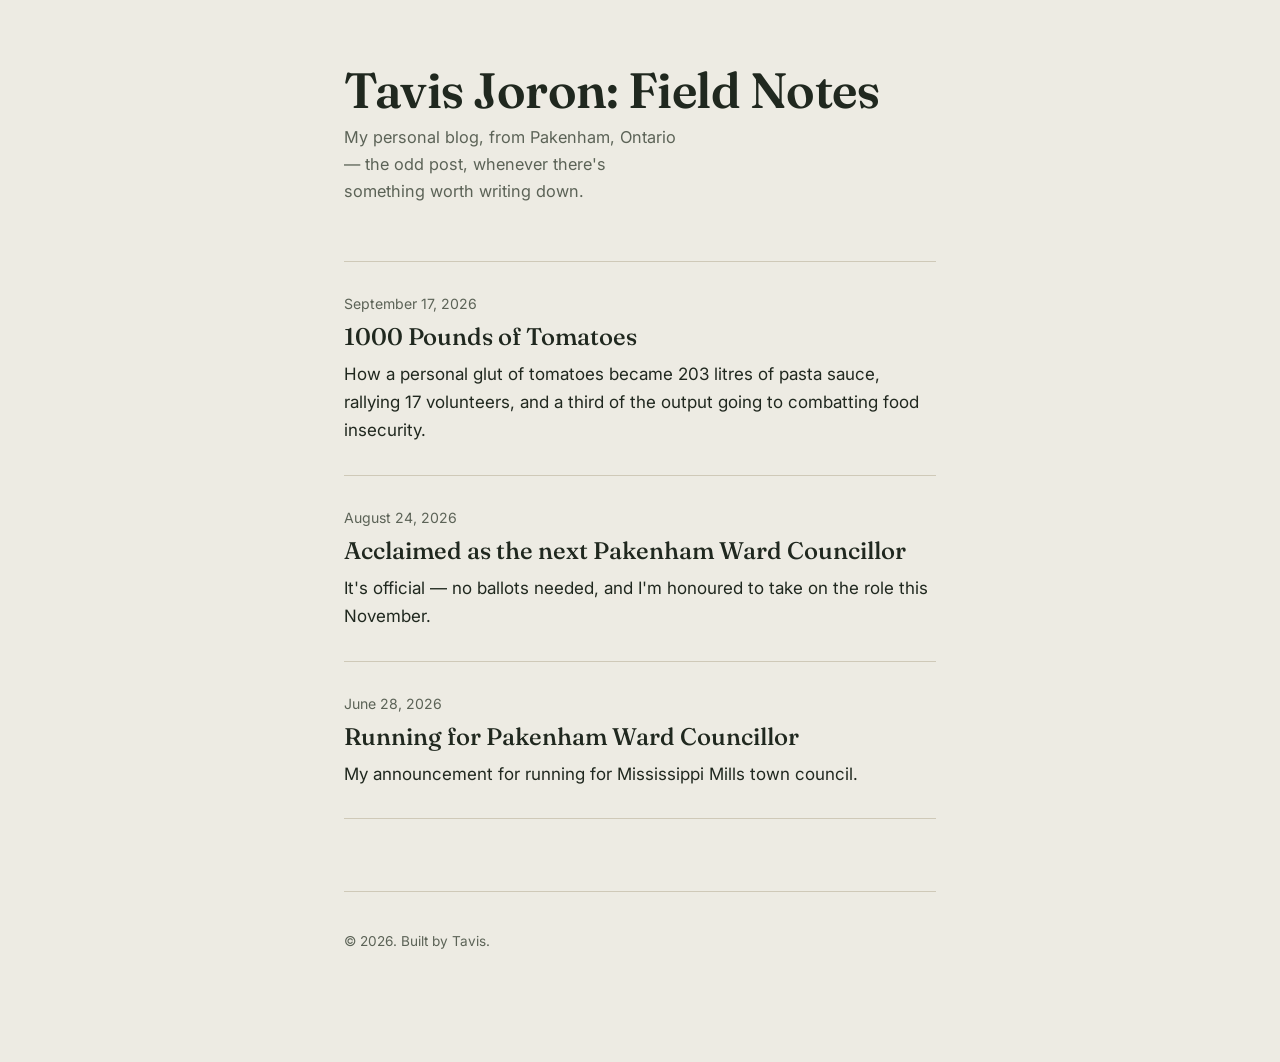
<file: index.html>
<!DOCTYPE html>
<html lang="en">
<head>
  <meta charset="UTF-8">
  <meta name="viewport" content="width=device-width, initial-scale=1.0">
  <title>Tavis Joron: Field Notes | Blog </title>
  <meta name="description" content="Notes from Pakenham, Ontario.">
  <link rel="stylesheet" href="styles.css">
  <script data-goatcounter="https://tavisjoron.goatcounter.com/count"
        async src="//gc.zgo.at/count.js"></script>
</head>

<body>
  <div class="wrap">
    <header class="masthead">
      <h1 class="masthead__title"><a href="index.html">Tavis Joron: Field Notes</a></h1>
      <p class="masthead__tagline">My personal blog, from Pakenham, Ontario — the odd post, whenever there's something worth writing down.</p>
    </header>

    <main>
      <!--
        POST LIST — add a new <li> at the top each time you publish a post.
        Copy posts/post-template.html to make a new post file, then add
        an entry here linking to it.
      -->
      <ul class="post-list">
        <li>
          <time datetime="2026-09-17">September 17, 2026</time>
          <h2><a href="posts/1000-pounds-of-tomatoes.html">1000 Pounds of Tomatoes</a></h2>
          <p>How a personal glut of tomatoes became 203 litres of pasta sauce, rallying 17 volunteers, and a third of the output going to combatting food insecurity.</p>
        </li>
        <li>
          <time datetime="2026-08-24">August 24, 2026</time>
          <h2><a href="posts/councillor-acclaimed.html">Acclaimed as the next Pakenham Ward Councillor</a></h2>
          <p>It's official — no ballots needed, and I'm honoured to take on the role this November.</p>
        </li>
        <li>
          <time datetime="2026-06-28">June 28, 2026</time>
          <h2><a href="posts/running-for-pakenham-ward-councillor.html">Running for Pakenham Ward Councillor</a></h2>
          <p>My announcement for running for Mississippi Mills town council.</p>
        </li>
      </ul>
    </main>

    <footer class="site-footer">
      <p>&copy; 2026. Built by Tavis.</p>
    </footer>
  </div>
</body>
</html>
</file>
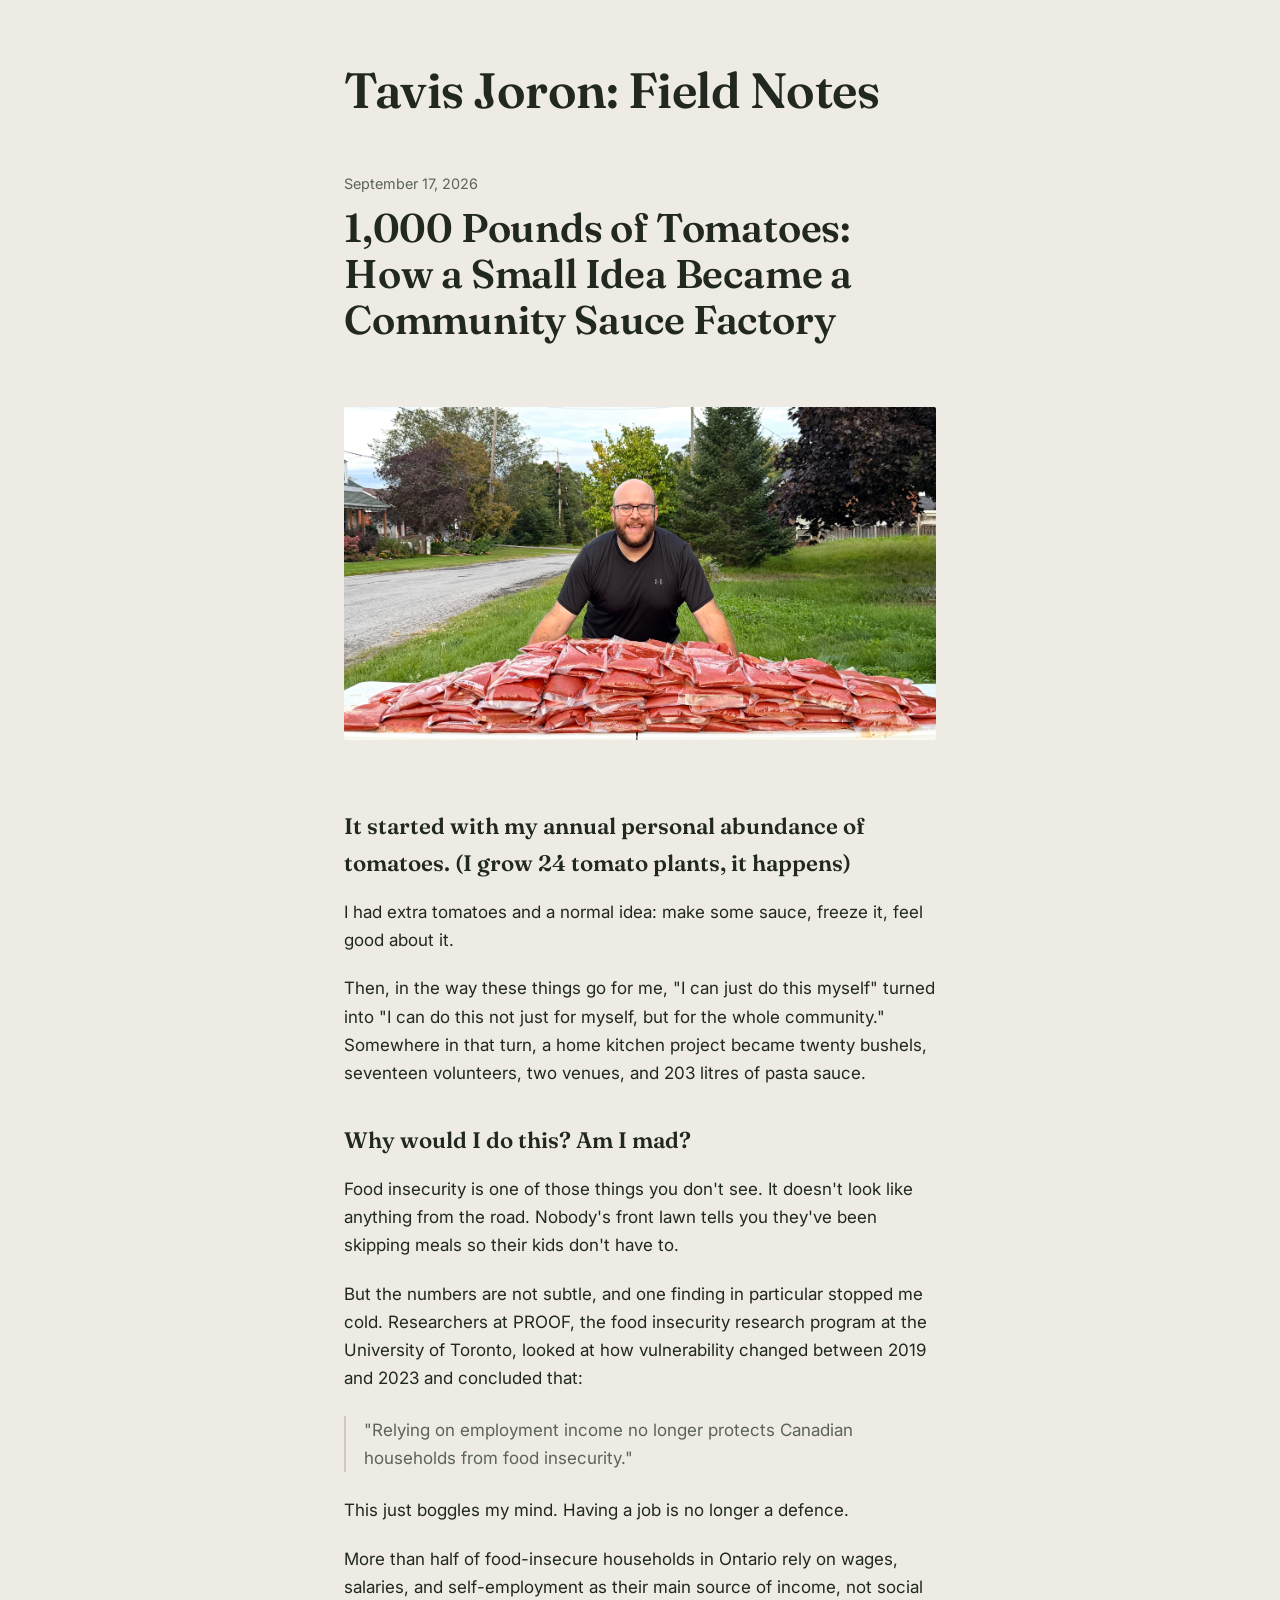
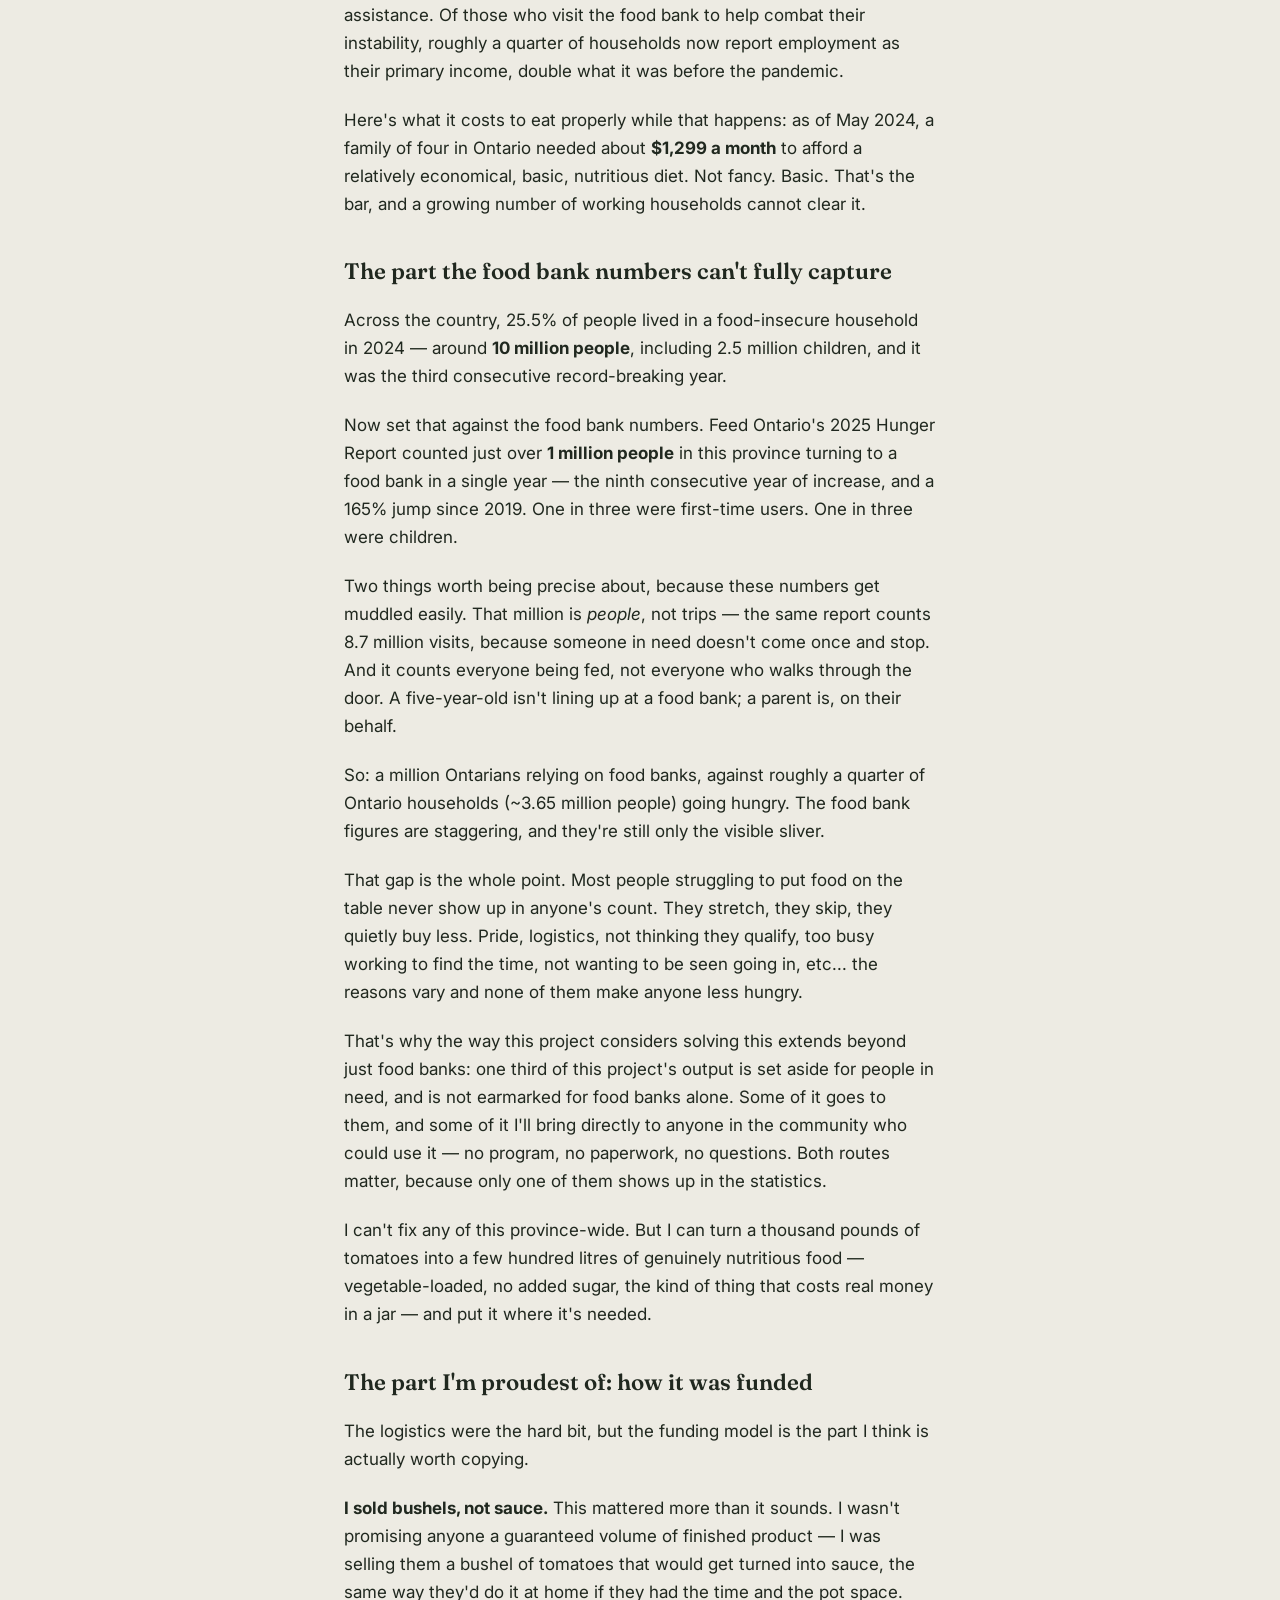
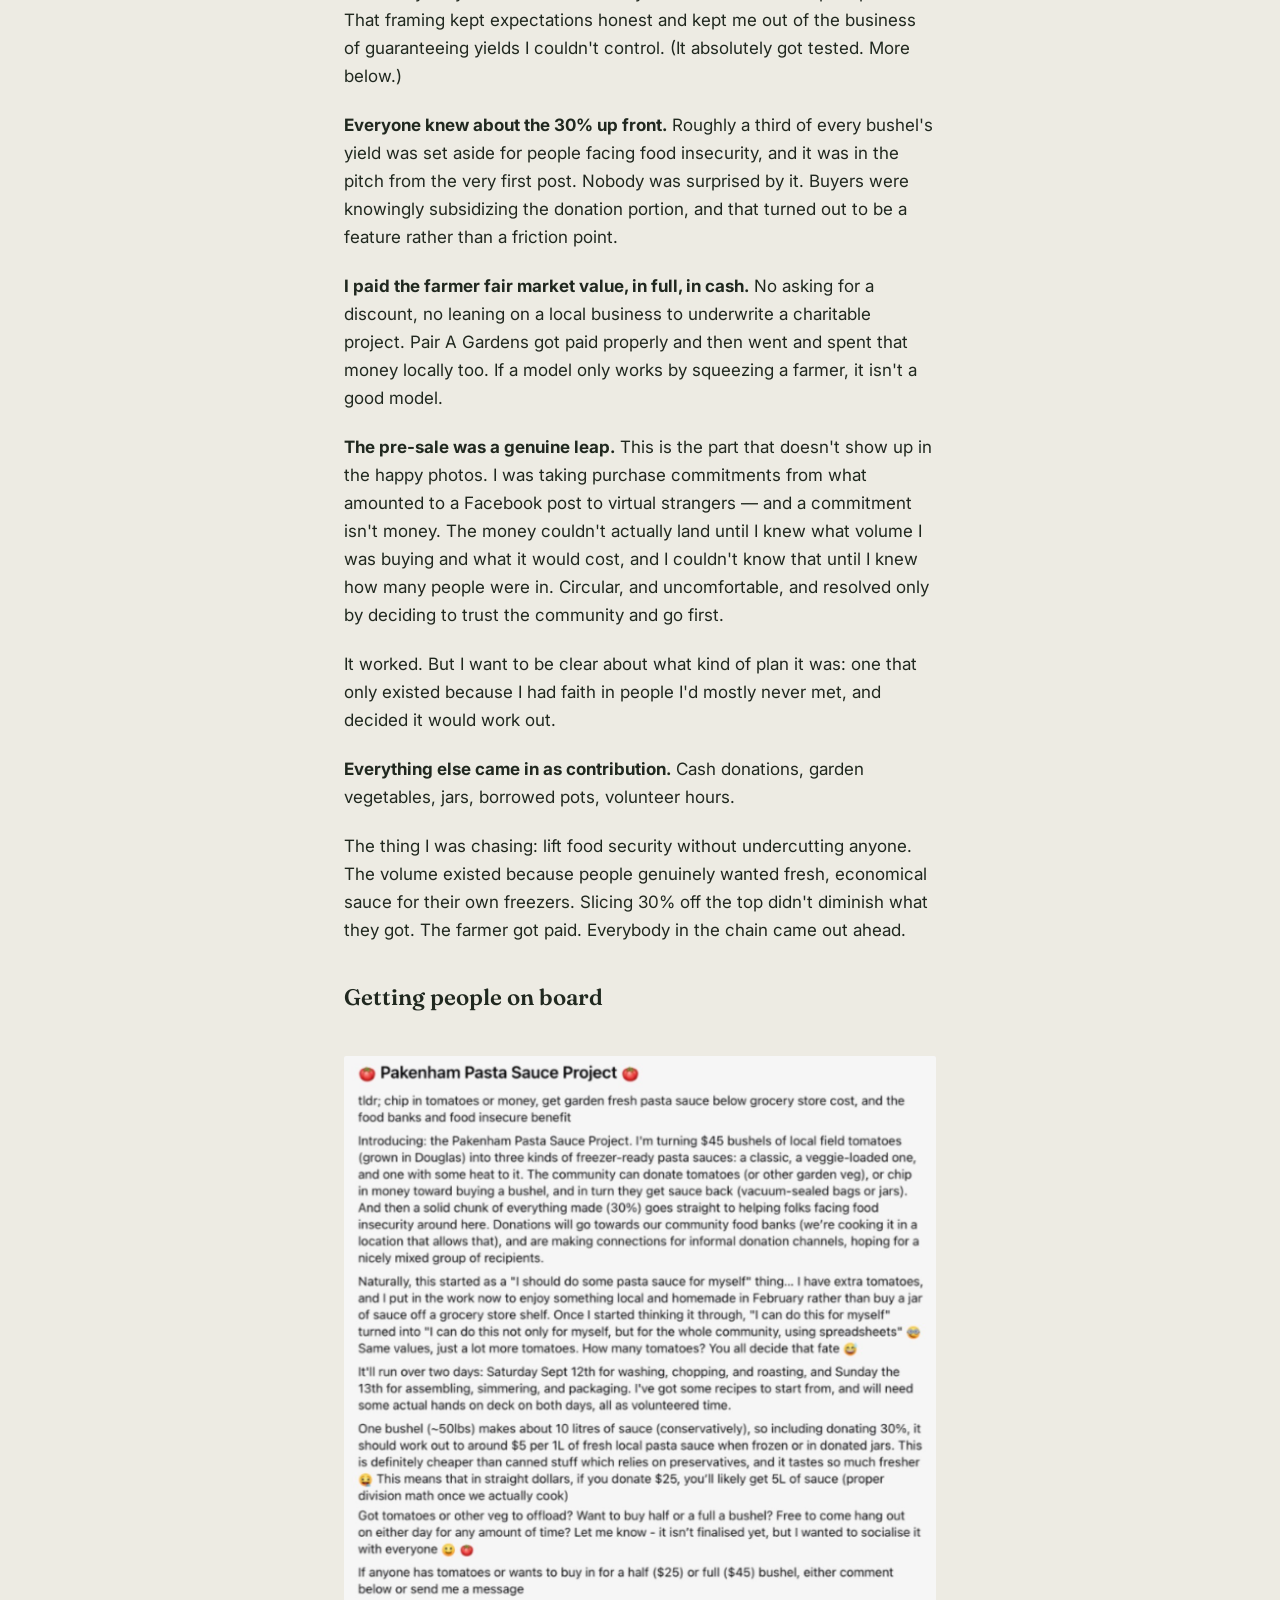
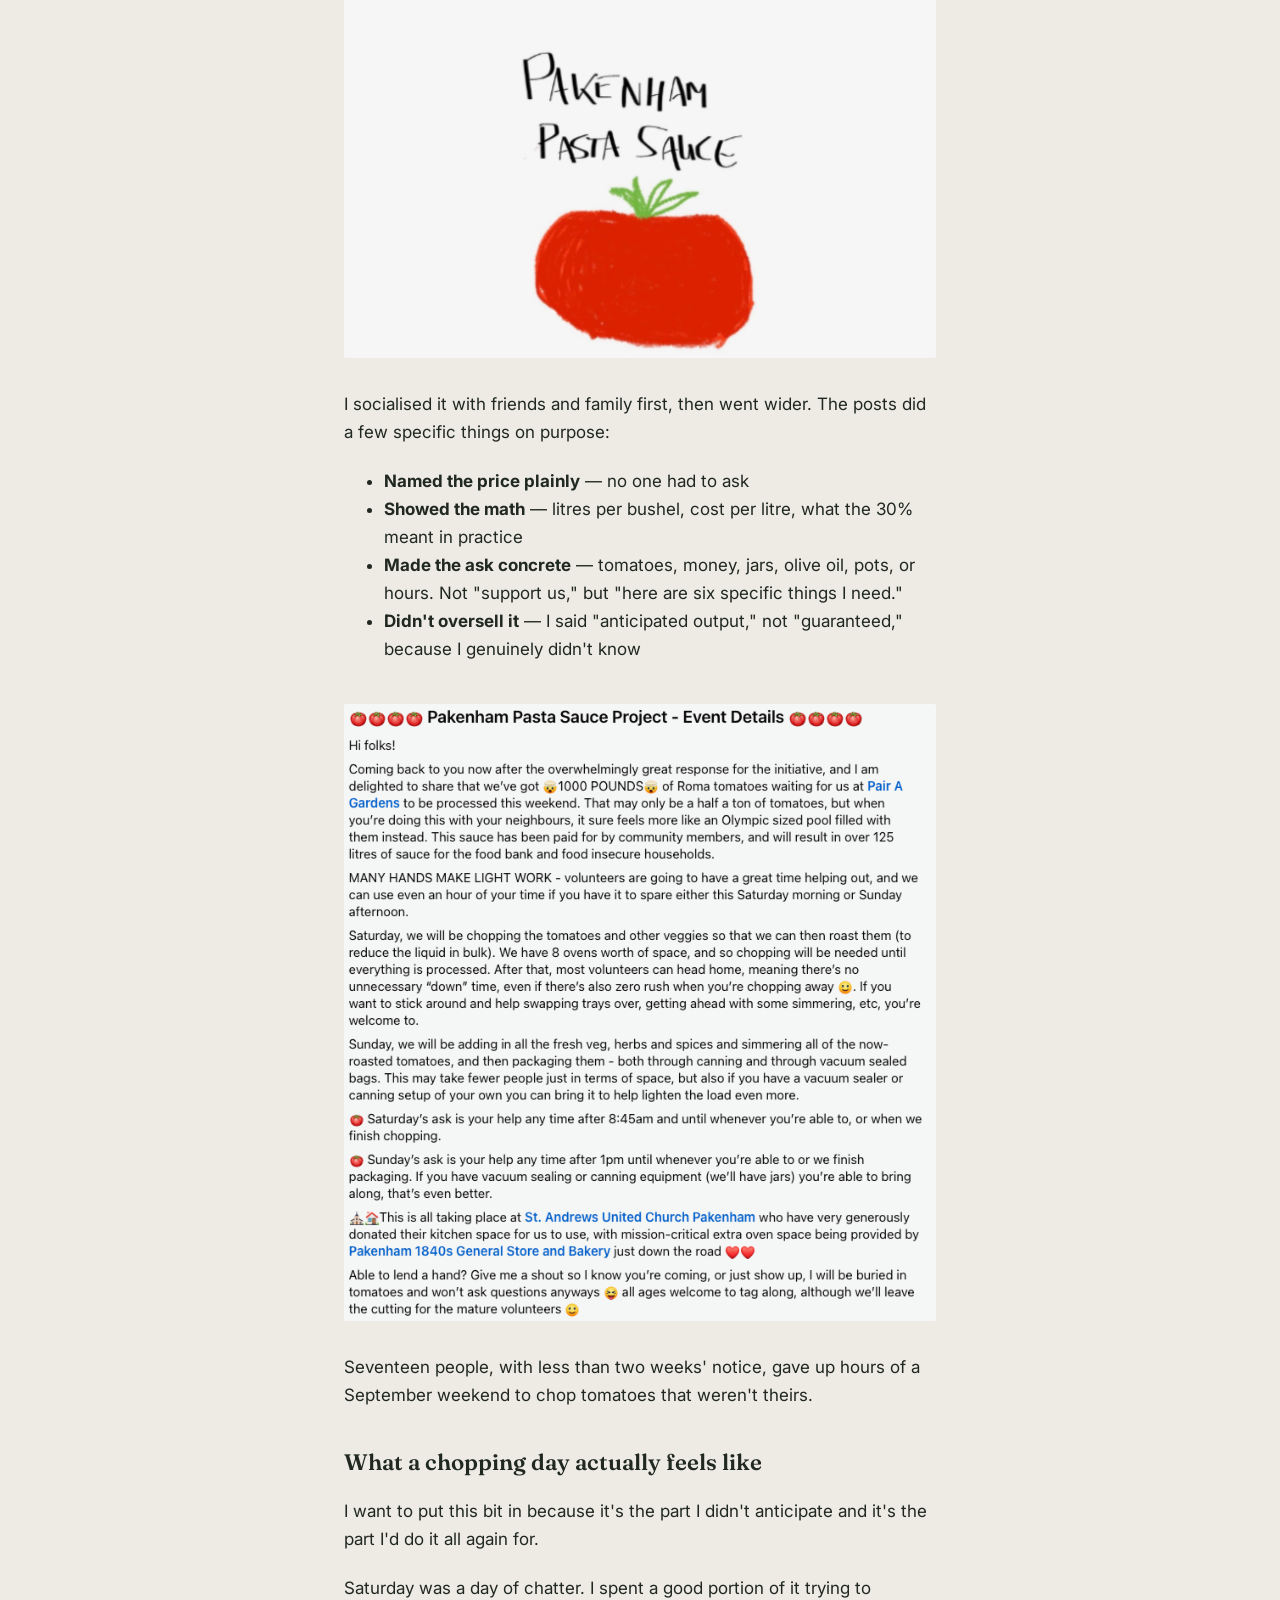
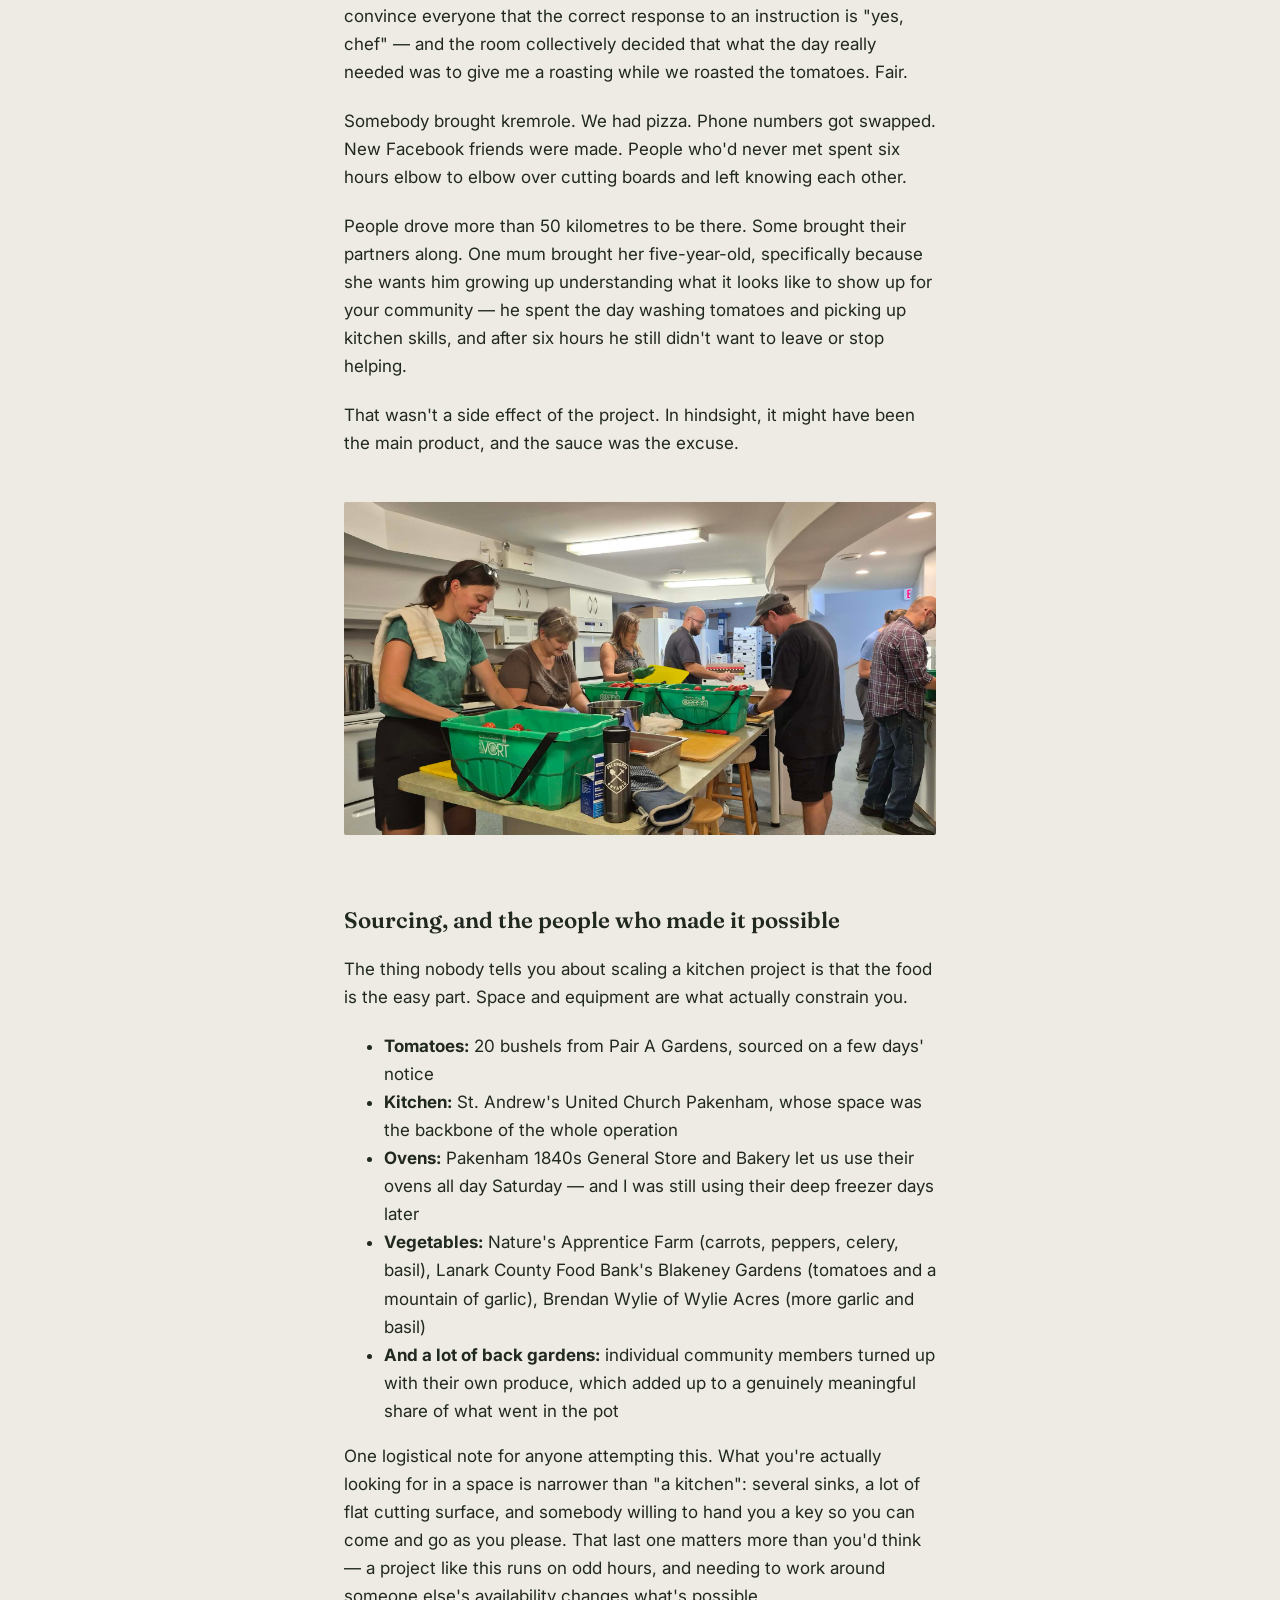
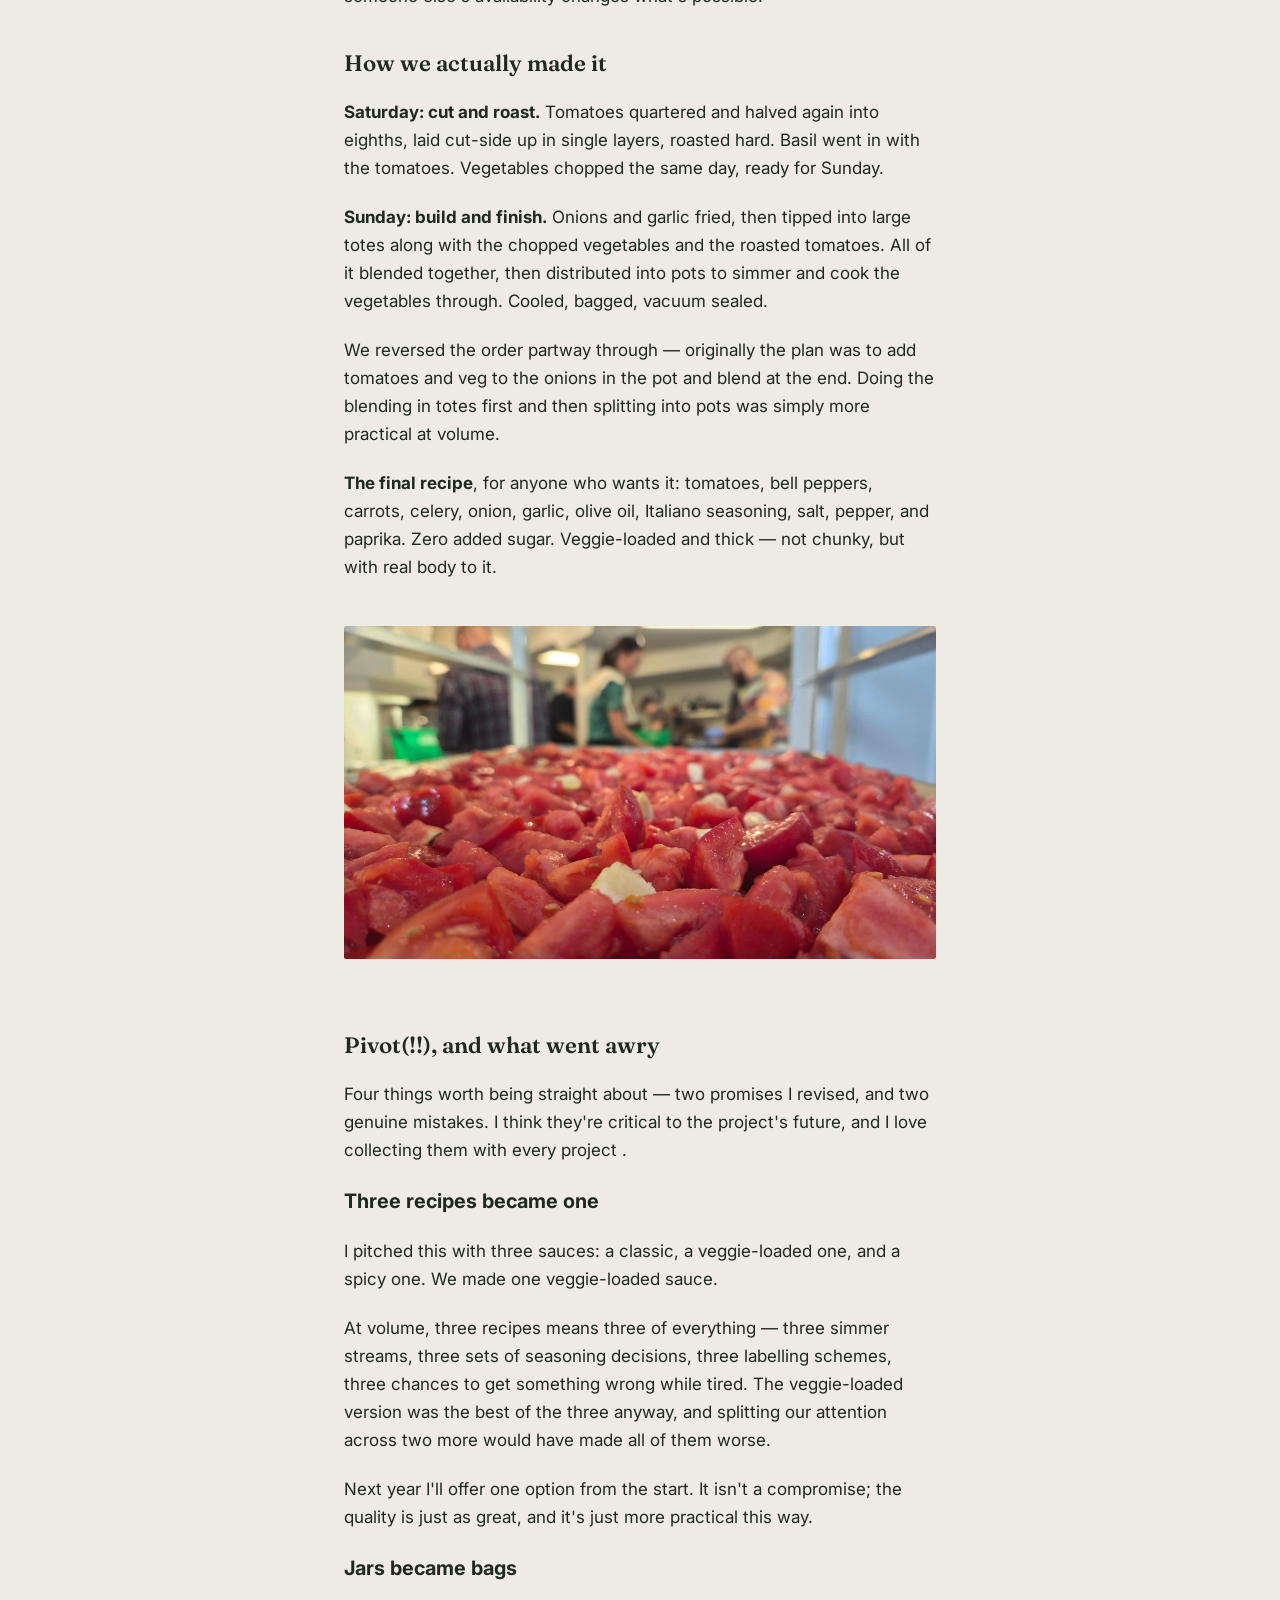
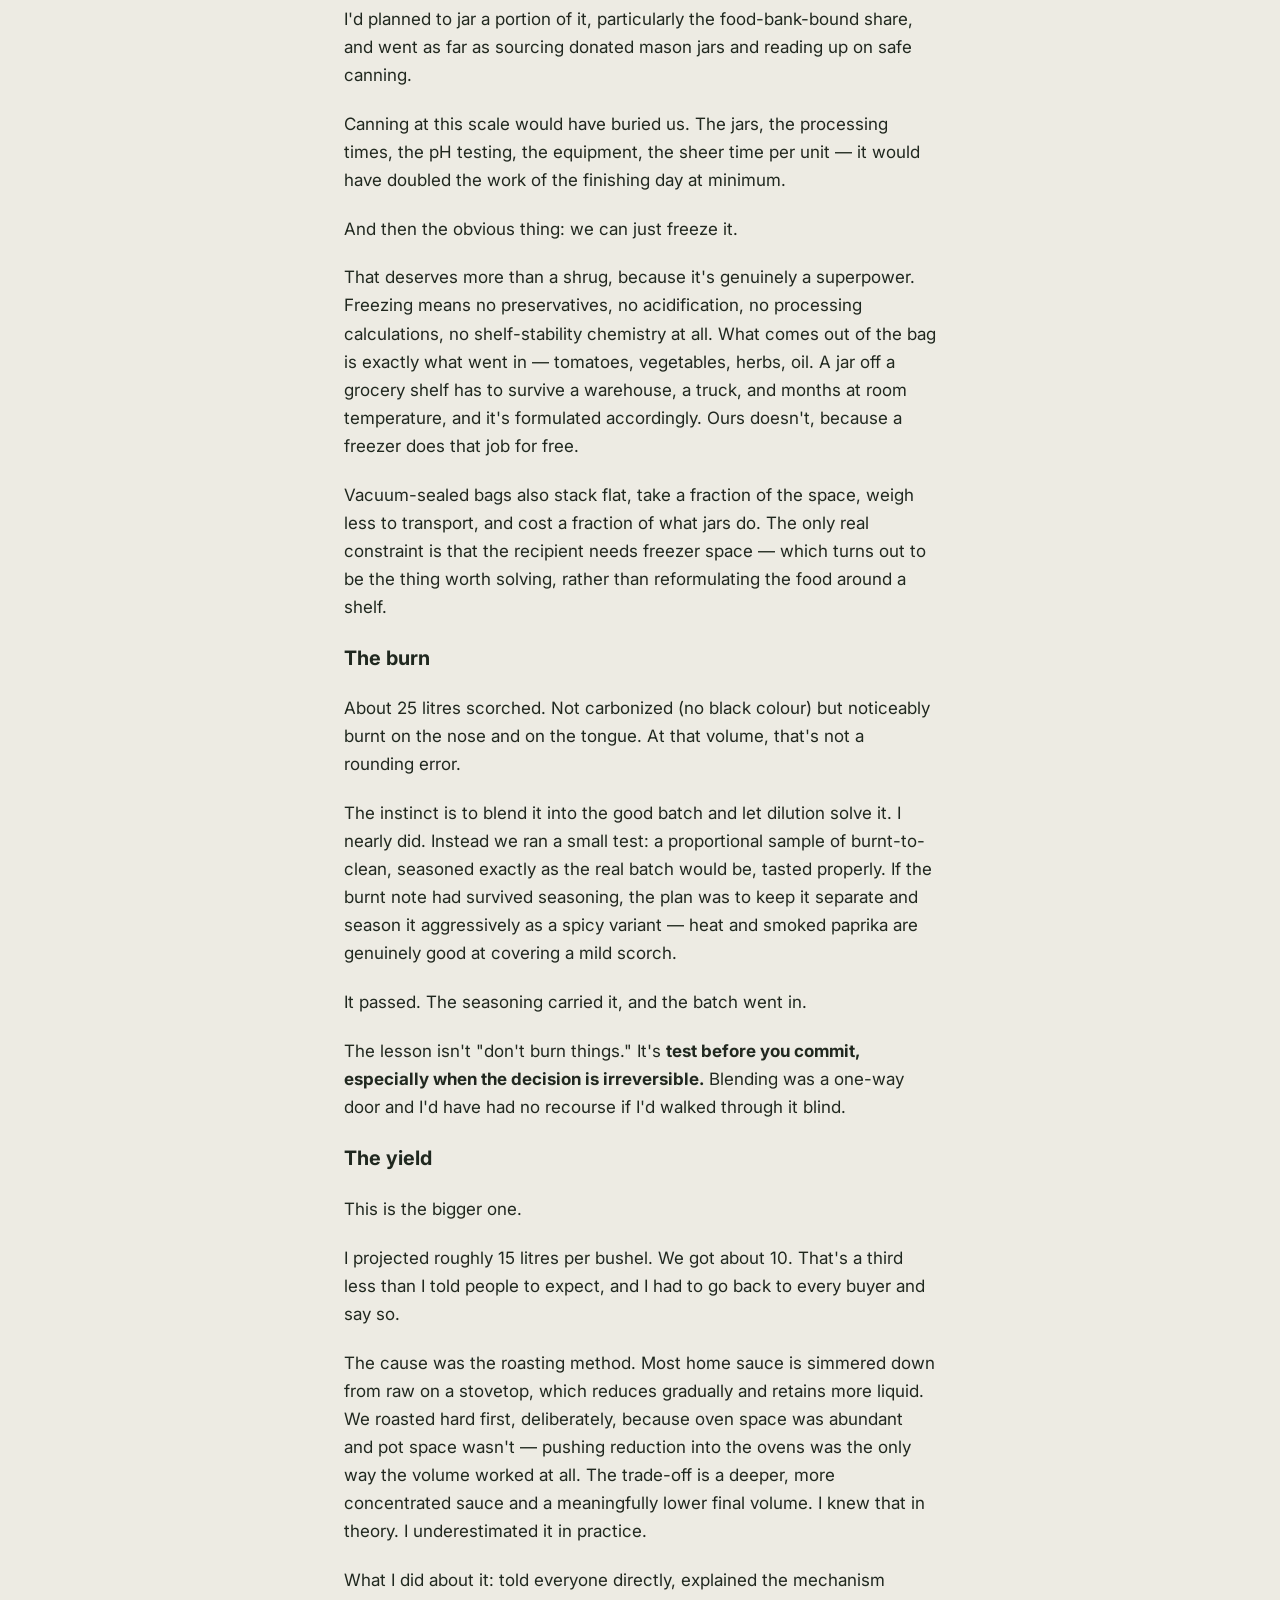
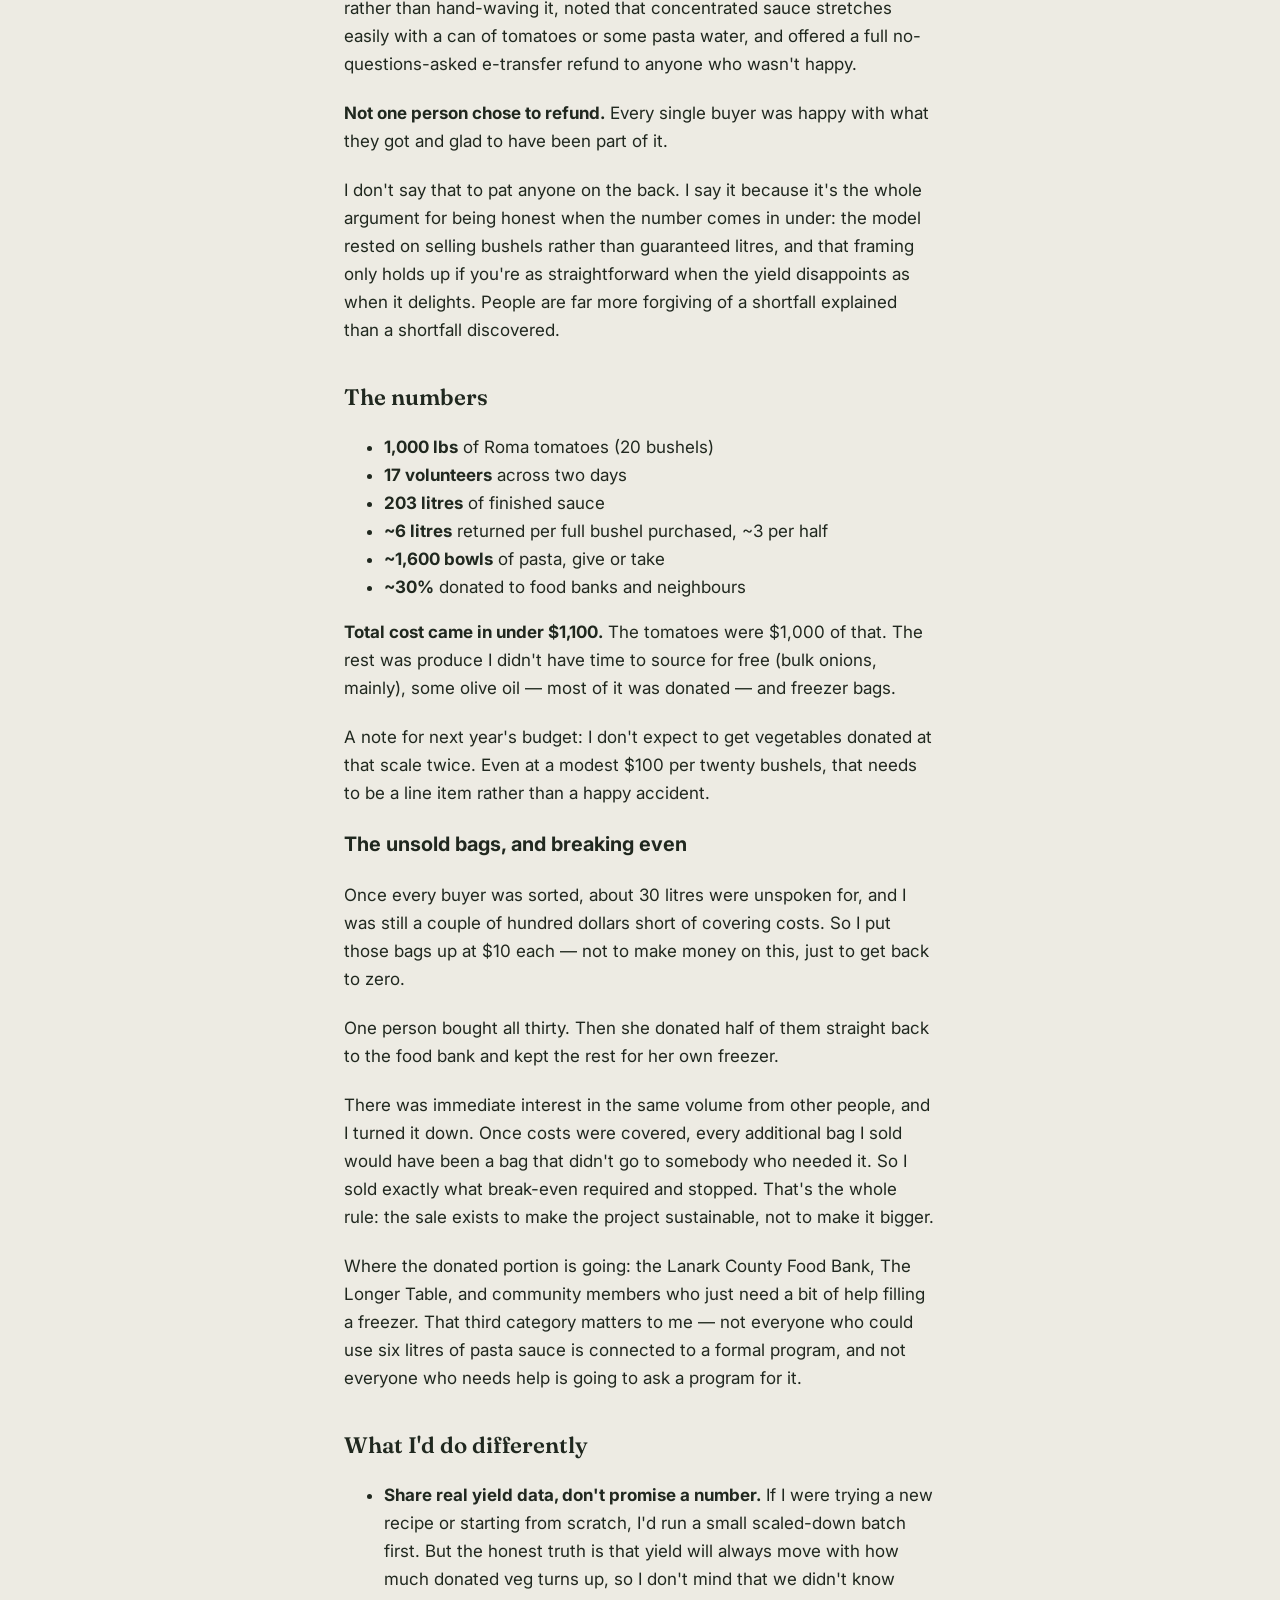
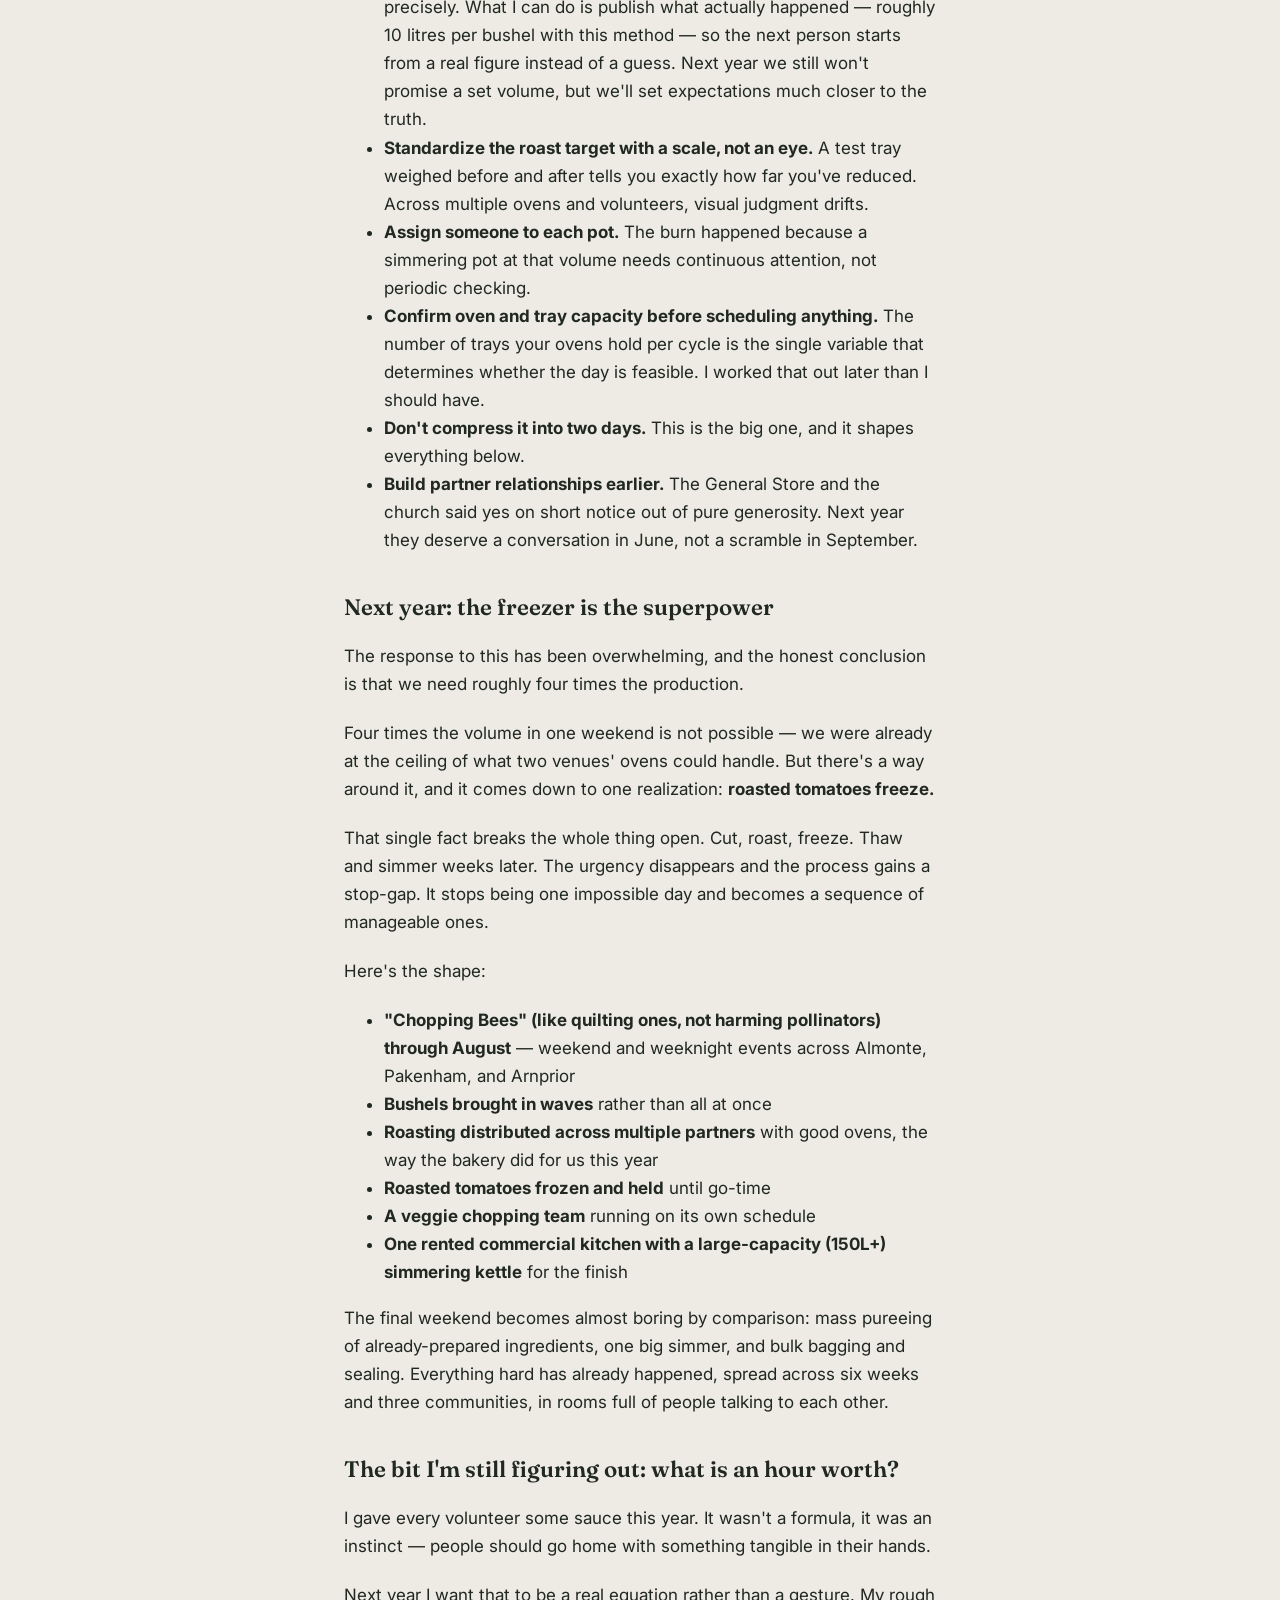
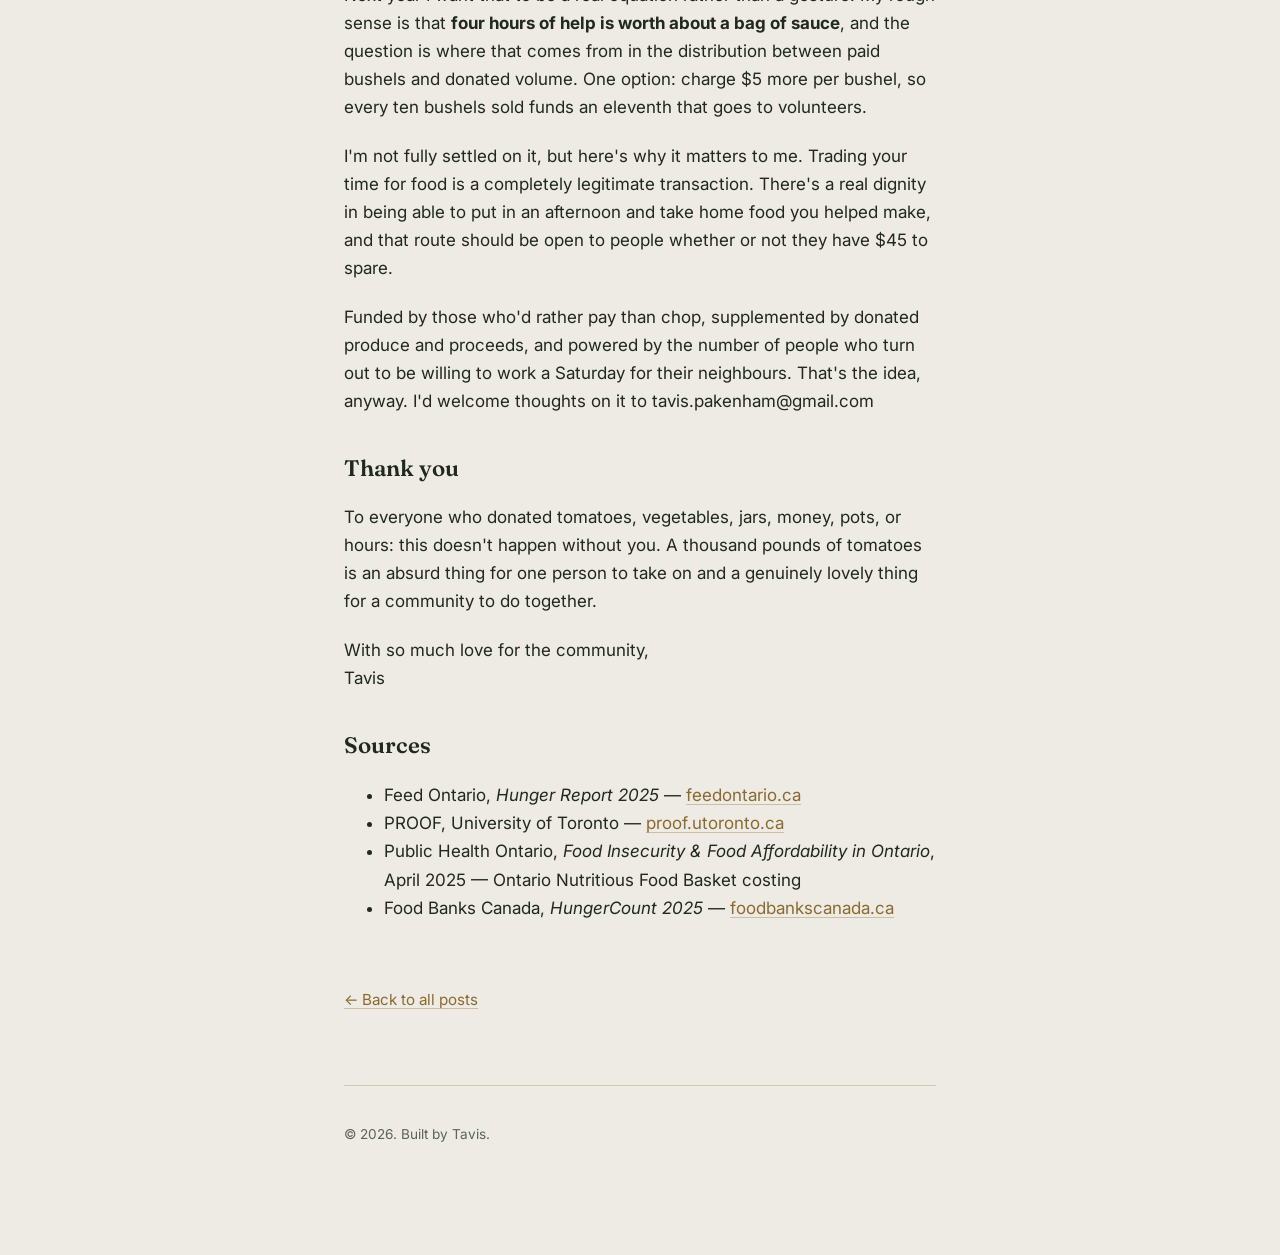
<file: posts/1000-pounds-of-tomatoes.html>
<!DOCTYPE html>
<html lang="en">
<head>
  <meta charset="UTF-8">
  <meta name="viewport" content="width=device-width, initial-scale=1.0">
  <title>1,000 Pounds of Tomatoes — My Field Notes</title>
  <meta name="description" content="How a personal glut of tomatoes became 203 litres of pasta sauce, 17 volunteers, and a third of it going to neighbours who needed it.">
  <link rel="stylesheet" href="../styles.css">
  <script data-goatcounter="https://tavisjoron.goatcounter.com/count"
        async src="//gc.zgo.at/count.js"></script>
</head>
  
<body>
  <div class="wrap">
    <header class="masthead">
      <h1 class="masthead__title"><a href="../index.html">Tavis Joron: Field Notes</a></h1>
    </header>

    <article>
      <header class="post-header">
        <time datetime="2026-09-17">September 17, 2026</time>
        <h1>1,000 Pounds of Tomatoes: How a Small Idea Became a Community Sauce Factory</h1>
      </header>

      <div class="post-body">
        
        <img src="/images/IMG_4910.jpeg" alt="a 10-foot folding table with 200 bags of sauce covering it in a mound">

        <h2>It started with my annual personal abundance of tomatoes. (I grow 24 tomato plants, it happens)</h2>

        <p>I had extra tomatoes and a normal idea: make some sauce, freeze it, feel good about it.</p>

        <p>Then, in the way these things go for me, "I can just do this myself" turned into "I can do this not just for myself, but for the whole community." Somewhere in that turn, a home kitchen project became twenty bushels, seventeen volunteers, two venues, and 203 litres of pasta sauce.</p>

        <h2>Why would I do this? Am I mad?</h2>

        <p>Food insecurity is one of those things you don't see. It doesn't look like anything from the road. Nobody's front lawn tells you they've been skipping meals so their kids don't have to.</p>

        <p>But the numbers are not subtle, and one finding in particular stopped me cold. Researchers at PROOF, the food insecurity research program at the University of Toronto, looked at how vulnerability changed between 2019 and 2023 and concluded that:</p>

        <blockquote>
          <p>"Relying on employment income no longer protects Canadian households from food insecurity."</p>
        </blockquote>

        <p>This just boggles my mind. Having a job is no longer a defence.</p>

        <p>More than half of food-insecure households in Ontario rely on wages, salaries, and self-employment as their main source of income, not social assistance. Of those who visit the food bank to help combat their instability, roughly a quarter of households now report employment as their primary income, double what it was before the pandemic.</p>

        <p>Here's what it costs to eat properly while that happens: as of May 2024, a family of four in Ontario needed about <strong>$1,299 a month</strong> to afford a relatively economical, basic, nutritious diet. Not fancy. Basic. That's the bar, and a growing number of working households cannot clear it.</p>

        <h2>The part the food bank numbers can't fully capture</h2>

        <p>Across the country, 25.5% of people lived in a food-insecure household in 2024 — around <strong>10 million people</strong>, including 2.5 million children, and it was the third consecutive record-breaking year.
        </p>

        <p>Now set that against the food bank numbers. Feed Ontario's 2025 Hunger Report counted just over <strong>1 million people</strong> in this province turning to a food bank in a single year — the ninth consecutive year of increase, and a 165% jump since 2019. One in three were first-time users. One in three were children.</p>

        <p>Two things worth being precise about, because these numbers get muddled easily. That million is <em>people</em>, not trips — the same report counts 8.7 million visits, because someone in need doesn't come once and stop. And it counts everyone being fed, not everyone who walks through the door. A five-year-old isn't lining up at a food bank; a parent is, on their behalf.</p>

        <p>So: a million Ontarians relying on food banks, against roughly a quarter of Ontario households (~3.65 million people) going hungry. The food bank figures are staggering, and they're still only the visible sliver.</p>

        <p>That gap is the whole point. Most people struggling to put food on the table never show up in anyone's count. They stretch, they skip, they quietly buy less. Pride, logistics, not thinking they qualify, too busy working to find the time, not wanting to be seen going in, etc... the reasons vary and none of them make anyone less hungry.</p>

        <p>That's why the way this project considers solving this extends beyond just food banks: one third of this project's output is set aside for people in need, and is not earmarked for food banks alone. Some of it goes to them, and some of it I'll bring directly to anyone in the community who could use it — no program, no paperwork, no questions. Both routes matter, because only one of them shows up in the statistics.</p>

        <p>I can't fix any of this province-wide. But I can turn a thousand pounds of tomatoes into a few hundred litres of genuinely nutritious food — vegetable-loaded, no added sugar, the kind of thing that costs real money in a jar — and put it where it's needed.</p>

        <h2>The part I'm proudest of: how it was funded</h2>

        <p>The logistics were the hard bit, but the funding model is the part I think is actually worth copying.</p>

        <p><strong>I sold bushels, not sauce.</strong> This mattered more than it sounds. I wasn't promising anyone a guaranteed volume of finished product — I was selling them a bushel of tomatoes that would get turned into sauce, the same way they'd do it at home if they had the time and the pot space. That framing kept expectations honest and kept me out of the business of guaranteeing yields I couldn't control. (It absolutely got tested. More below.)</p>

        <p><strong>Everyone knew about the 30% up front.</strong> Roughly a third of every bushel's yield was set aside for people facing food insecurity, and it was in the pitch from the very first post. Nobody was surprised by it. Buyers were knowingly subsidizing the donation portion, and that turned out to be a feature rather than a friction point.</p>

        <p><strong>I paid the farmer fair market value, in full, in cash.</strong> No asking for a discount, no leaning on a local business to underwrite a charitable project. Pair A Gardens got paid properly and then went and spent that money locally too. If a model only works by squeezing a farmer, it isn't a good model.</p>

        <p><strong>The pre-sale was a genuine leap.</strong> This is the part that doesn't show up in the happy photos. I was taking purchase commitments from what amounted to a Facebook post to virtual strangers — and a commitment isn't money. The money couldn't actually land until I knew what volume I was buying and what it would cost, and I couldn't know that until I knew how many people were in. Circular, and uncomfortable, and resolved only by deciding to trust the community and go first.</p>

        <p>It worked. But I want to be clear about what kind of plan it was: one that only existed because I had faith in people I'd mostly never met, and decided it would work out.</p>

        <p><strong>Everything else came in as contribution.</strong> Cash donations, garden vegetables, jars, borrowed pots, volunteer hours.</p>

        <p>The thing I was chasing: lift food security without undercutting anyone. The volume existed because people genuinely wanted fresh, economical sauce for their own freezers. Slicing 30% off the top didn't diminish what they got. The farmer got paid. Everybody in the chain came out ahead.</p>

        <h2>Getting people on board</h2>

        <img src="../images/IMG_6604.jpeg" alt="Screenshot of the original Facebook post announcing the project">

        <p>I socialised it with friends and family first, then went wider. The posts did a few specific things on purpose:</p>

        <ul>
          <li><strong>Named the price plainly</strong> — no one had to ask</li>
          <li><strong>Showed the math</strong> — litres per bushel, cost per litre, what the 30% meant in practice</li>
          <li><strong>Made the ask concrete</strong> — tomatoes, money, jars, olive oil, pots, or hours. Not "support us," but "here are six specific things I need."</li>
          <li><strong>Didn't oversell it</strong> — I said "anticipated output," not "guaranteed," because I genuinely didn't know</li>
        </ul>
          
        <img src="../images/PNG image.png" alt="Screenshot of the Facebook post calling for volunteers">

        <p>Seventeen people, with less than two weeks' notice, gave up hours of a September weekend to chop tomatoes that weren't theirs.</p>

        <h2>What a chopping day actually feels like</h2>

        <p>I want to put this bit in because it's the part I didn't anticipate and it's the part I'd do it all again for.</p>

        <p>Saturday was a day of chatter. I spent a good portion of it trying to convince everyone that the correct response to an instruction is "yes, chef" — and the room collectively decided that what the day really needed was to give me a roasting while we roasted the tomatoes. Fair.</p>

        <p>Somebody brought kremrole. We had pizza. Phone numbers got swapped. New Facebook friends were made. People who'd never met spent six hours elbow to elbow over cutting boards and left knowing each other.</p>

        <p>People drove more than 50 kilometres to be there. Some brought their partners along. One mum brought her five-year-old, specifically because she wants him growing up understanding what it looks like to show up for your community — he spent the day washing tomatoes and picking up kitchen skills, and after six hours he still didn't want to leave or stop helping.</p>

        <p>That wasn't a side effect of the project. In hindsight, it might have been the main product, and the sauce was the excuse.</p>
        
        <img src="../images/att.wj1k3FSqiVwOa4ZN3Fo08AZ_YdXBSIMDhToHRmQ6kug.jpeg"  alt="Volunteers chopping tomatoes around a long table">

        <h2>Sourcing, and the people who made it possible</h2>

        <p>The thing nobody tells you about scaling a kitchen project is that the food is the easy part. Space and equipment are what actually constrain you.</p>

        <ul>
          <li><strong>Tomatoes:</strong> 20 bushels from Pair A Gardens, sourced on a few days' notice</li>
          <li><strong>Kitchen:</strong> St. Andrew's United Church Pakenham, whose space was the backbone of the whole operation</li>
          <li><strong>Ovens:</strong> Pakenham 1840s General Store and Bakery let us use their ovens all day Saturday — and I was still using their deep freezer days later</li>
          <li><strong>Vegetables:</strong> Nature's Apprentice Farm (carrots, peppers, celery, basil), Lanark County Food Bank's Blakeney Gardens (tomatoes and a mountain of garlic), Brendan Wylie of Wylie Acres (more garlic and basil)</li>
          <li><strong>And a lot of back gardens:</strong> individual community members turned up with their own produce, which added up to a genuinely meaningful share of what went in the pot</li>
        </ul>

        <p>One logistical note for anyone attempting this. What you're actually looking for in a space is narrower than "a kitchen": several sinks, a lot of flat cutting surface, and somebody willing to hand you a key so you can come and go as you please. That last one matters more than you'd think — a project like this runs on odd hours, and needing to work around someone else's availability changes what's possible.</p>

        <h2>How we actually made it</h2>

        <p><strong>Saturday: cut and roast.</strong> Tomatoes quartered and halved again into eighths, laid cut-side up in single layers, roasted hard. Basil went in with the tomatoes. Vegetables chopped the same day, ready for Sunday.</p>

        <p><strong>Sunday: build and finish.</strong> Onions and garlic fried, then tipped into large totes along with the chopped vegetables and the roasted tomatoes. All of it blended together, then distributed into pots to simmer and cook the vegetables through. Cooled, bagged, vacuum sealed.</p>

        <p>We reversed the order partway through — originally the plan was to add tomatoes and veg to the onions in the pot and blend at the end. Doing the blending in totes first and then splitting into pots was simply more practical at volume.</p>

        <p><strong>The final recipe</strong>, for anyone who wants it: tomatoes, bell peppers, carrots, celery, onion, garlic, olive oil, Italiano seasoning, salt, pepper, and paprika. Zero added sugar. Veggie-loaded and thick — not chunky, but with real body to it.</p>

        <!-- PHOTO: sheet trays of roasted tomatoes, or the kitchen mid-chaos -->
        <img src="../images/att.KDAPy1fHpRjCR2IoRyTMELRwVc85g0A1lg-J2CfU7rw.jpeg" alt="Sheet trays of roasted tomatoes coming out of the oven">

        <h2>Pivot(!!), and what went awry</h2>

        <p>Four things worth being straight about — two promises I revised, and two genuine mistakes. I think they're critical to the project's future, and I love collecting them with every project .</p>

        <h3>Three recipes became one</h3>

        <p>I pitched this with three sauces: a classic, a veggie-loaded one, and a spicy one. We made one veggie-loaded sauce.</p>

        <p>At volume, three recipes means three of everything — three simmer streams, three sets of seasoning decisions, three labelling schemes, three chances to get something wrong while tired. The veggie-loaded version was the best of the three anyway, and splitting our attention across two more would have made all of them worse.</p>

        <p>Next year I'll offer one option from the start. It isn't a compromise; the quality is just as great, and it's just more practical this way.</p>

        <h3>Jars became bags</h3>

        <p>I'd planned to jar a portion of it, particularly the food-bank-bound share, and went as far as sourcing donated mason jars and reading up on safe canning.</p>

        <p>Canning at this scale would have buried us. The jars, the processing times, the pH testing, the equipment, the sheer time per unit — it would have doubled the work of the finishing day at minimum.</p>

        <p>And then the obvious thing: we can just freeze it.</p>

        <p>That deserves more than a shrug, because it's genuinely a superpower. Freezing means no preservatives, no acidification, no processing calculations, no shelf-stability chemistry at all. What comes out of the bag is exactly what went in — tomatoes, vegetables, herbs, oil. A jar off a grocery shelf has to survive a warehouse, a truck, and months at room temperature, and it's formulated accordingly. Ours doesn't, because a freezer does that job for free.</p>

        <p>Vacuum-sealed bags also stack flat, take a fraction of the space, weigh less to transport, and cost a fraction of what jars do. The only real constraint is that the recipient needs freezer space — which turns out to be the thing worth solving, rather than reformulating the food around a shelf.</p>

        <h3>The burn</h3>

        <p>About 25 litres scorched. Not carbonized (no black colour) but noticeably burnt on the nose and on the tongue. At that volume, that's not a rounding error.</p>

        <p>The instinct is to blend it into the good batch and let dilution solve it. I nearly did. Instead we ran a small test: a proportional sample of burnt-to-clean, seasoned exactly as the real batch would be, tasted properly. If the burnt note had survived seasoning, the plan was to keep it separate and season it aggressively as a spicy variant — heat and smoked paprika are genuinely good at covering a mild scorch.</p>

        <p>It passed. The seasoning carried it, and the batch went in.</p>

        <p>The lesson isn't "don't burn things." It's <strong>test before you commit, especially when the decision is irreversible.</strong> Blending was a one-way door and I'd have had no recourse if I'd walked through it blind.</p>

        <h3>The yield</h3>

        <p>This is the bigger one.</p>

        <p>I projected roughly 15 litres per bushel. We got about 10. That's a third less than I told people to expect, and I had to go back to every buyer and say so.</p>

        <p>The cause was the roasting method. Most home sauce is simmered down from raw on a stovetop, which reduces gradually and retains more liquid. We roasted hard first, deliberately, because oven space was abundant and pot space wasn't — pushing reduction into the ovens was the only way the volume worked at all. The trade-off is a deeper, more concentrated sauce and a meaningfully lower final volume. I knew that in theory. I underestimated it in practice.</p>

        <p>What I did about it: told everyone directly, explained the mechanism rather than hand-waving it, noted that concentrated sauce stretches easily with a can of tomatoes or some pasta water, and offered a full no-questions-asked e-transfer refund to anyone who wasn't happy.</p>

        <p><strong>Not one person chose to refund.</strong> Every single buyer was happy with what they got and glad to have been part of it.</p>

        <p>I don't say that to pat anyone on the back. I say it because it's the whole argument for being honest when the number comes in under: the model rested on selling bushels rather than guaranteed litres, and that framing only holds up if you're as straightforward when the yield disappoints as when it delights. People are far more forgiving of a shortfall explained than a shortfall discovered.</p>

        <h2>The numbers</h2>

        <ul>
          <li><strong>1,000 lbs</strong> of Roma tomatoes (20 bushels)</li>
          <li><strong>17 volunteers</strong> across two days</li>
          <li><strong>203 litres</strong> of finished sauce</li>
          <li><strong>~6 litres</strong> returned per full bushel purchased, ~3 per half</li>
          <li><strong>~1,600 bowls</strong> of pasta, give or take</li>
          <li><strong>~30%</strong> donated to food banks and neighbours</li>
        </ul>

        <p><strong>Total cost came in under $1,100.</strong> The tomatoes were $1,000 of that. The rest was produce I didn't have time to source for free (bulk onions, mainly), some olive oil — most of it was donated — and freezer bags.</p>

        <p>A note for next year's budget: I don't expect to get vegetables donated at that scale twice. Even at a modest $100 per twenty bushels, that needs to be a line item rather than a happy accident.</p>

        <h3>The unsold bags, and breaking even</h3>

        <p>Once every buyer was sorted, about 30 litres were unspoken for, and I was still a couple of hundred dollars short of covering costs. So I put those bags up at $10 each — not to make money on this, just to get back to zero.</p>

        <p>One person bought all thirty. Then she donated half of them straight back to the food bank and kept the rest for her own freezer.</p>

        <p>There was immediate interest in the same volume from other people, and I turned it down. Once costs were covered, every additional bag I sold would have been a bag that didn't go to somebody who needed it. So I sold exactly what break-even required and stopped. That's the whole rule: the sale exists to make the project sustainable, not to make it bigger.</p>

        <p>Where the donated portion is going: the Lanark County Food Bank, The Longer Table, and community members who just need a bit of help filling a freezer. That third category matters to me — not everyone who could use six litres of pasta sauce is connected to a formal program, and not everyone who needs help is going to ask a program for it.</p>

        <!-- ADD: update once the donation portion has actually been delivered — closing the loop, worth its own short paragraph -->

        <h2>What I'd do differently</h2>

        <ul>
          <li><strong>Share real yield data, don't promise a number.</strong> If I were trying a new recipe or starting from scratch, I'd run a small scaled-down batch first. But the honest truth is that yield will always move with how much donated veg turns up, so I don't mind that we didn't know precisely. What I can do is publish what actually happened — roughly 10 litres per bushel with this method — so the next person starts from a real figure instead of a guess. Next year we still won't promise a set volume, but we'll set expectations much closer to the truth.</li>
          <li><strong>Standardize the roast target with a scale, not an eye.</strong> A test tray weighed before and after tells you exactly how far you've reduced. Across multiple ovens and volunteers, visual judgment drifts.</li>
          <li><strong>Assign someone to each pot.</strong> The burn happened because a simmering pot at that volume needs continuous attention, not periodic checking.</li>
          <li><strong>Confirm oven and tray capacity before scheduling anything.</strong> The number of trays your ovens hold per cycle is the single variable that determines whether the day is feasible. I worked that out later than I should have.</li>
          <li><strong>Don't compress it into two days.</strong> This is the big one, and it shapes everything below.</li>
          <li><strong>Build partner relationships earlier.</strong> The General Store and the church said yes on short notice out of pure generosity. Next year they deserve a conversation in June, not a scramble in September.</li>
        </ul>

        <!-- ADD: anything else that's surfaced since — this list will grow -->

        <h2>Next year: the freezer is the superpower</h2>

        <p>The response to this has been overwhelming, and the honest conclusion is that we need roughly four times the production.</p>

        <p>Four times the volume in one weekend is not possible — we were already at the ceiling of what two venues' ovens could handle. But there's a way around it, and it comes down to one realization: <strong>roasted tomatoes freeze.</strong></p>

        <p>That single fact breaks the whole thing open. Cut, roast, freeze. Thaw and simmer weeks later. The urgency disappears and the process gains a stop-gap. It stops being one impossible day and becomes a sequence of manageable ones.</p>

        <p>Here's the shape:</p>

        <ul>
          <li><strong>"Chopping Bees" (like quilting ones, not harming pollinators) through August</strong> — weekend and weeknight events across Almonte, Pakenham, and Arnprior</li>
          <li><strong>Bushels brought in waves</strong> rather than all at once</li>
          <li><strong>Roasting distributed across multiple partners</strong> with good ovens, the way the bakery did for us this year</li>
          <li><strong>Roasted tomatoes frozen and held</strong> until go-time</li>
          <li><strong>A veggie chopping team</strong> running on its own schedule</li>
          <li><strong>One rented commercial kitchen with a large-capacity (150L+) simmering kettle</strong> for the finish</li>
        </ul>

        <p>The final weekend becomes almost boring by comparison: mass pureeing of already-prepared ingredients, one big simmer, and bulk bagging and sealing. Everything hard has already happened, spread across six weeks and three communities, in rooms full of people talking to each other.</p>

        <!-- ADD: the specific ask — volunteers? a lead on a commercial kitchen with a tilt kettle? freezer space? businesses with ovens? Being concrete worked last time. -->

        <h2>The bit I'm still figuring out: what is an hour worth?</h2>

        <p>I gave every volunteer some sauce this year. It wasn't a formula, it was an instinct — people should go home with something tangible in their hands.</p>

        <p>Next year I want that to be a real equation rather than a gesture. My rough sense is that <strong>four hours of help is worth about a bag of sauce</strong>, and the question is where that comes from in the distribution between paid bushels and donated volume. One option: charge $5 more per bushel, so every ten bushels sold funds an eleventh that goes to volunteers.</p>

        <p>I'm not fully settled on it, but here's why it matters to me. Trading your time for food is a completely legitimate transaction. There's a real dignity in being able to put in an afternoon and take home food you helped make, and that route should be open to people whether or not they have $45 to spare.</p>

        <p>Funded by those who'd rather pay than chop, supplemented by donated produce and proceeds, and powered by the number of people who turn out to be willing to work a Saturday for their neighbours. That's the idea, anyway. I'd welcome thoughts on it to tavis.pakenham@gmail.com </p>

        <h2>Thank you</h2>

        <!-- ADD: the volunteers deserve their own paragraph — name people if you'd like to -->

        <p>To everyone who donated tomatoes, vegetables, jars, money, pots, or hours: this doesn't happen without you. A thousand pounds of tomatoes is an absurd thing for one person to take on and a genuinely lovely thing for a community to do together.</p>

        <!-- PHOTO: group shot of volunteers, if one exists -->
        <!-- <img src="images/volunteers-group.jpg" alt="The volunteer crew gathered in the church kitchen"> -->

        <p>With so much love for the community,<br>
        Tavis</p>

        <h2>Sources</h2>

        <ul>
          <li>Feed Ontario, <em>Hunger Report 2025</em> — <a href="https://feedontario.ca/research/hunger-report-2025/">feedontario.ca</a></li>
          <li>PROOF, University of Toronto — <a href="https://proof.utoronto.ca/">proof.utoronto.ca</a></li>
          <li>Public Health Ontario, <em>Food Insecurity &amp; Food Affordability in Ontario</em>, April 2025 — Ontario Nutritious Food Basket costing</li>
          <li>Food Banks Canada, <em>HungerCount 2025</em> — <a href="https://foodbankscanada.ca/">foodbankscanada.ca</a></li>
        </ul>

      </div>

      <a class="back-link" href="../index.html">&larr; Back to all posts</a>
    </article>

    <footer class="site-footer">
      <p>&copy; 2026. Built by Tavis.</p>
    </footer>
  </div>
</body>
</html>
</file>
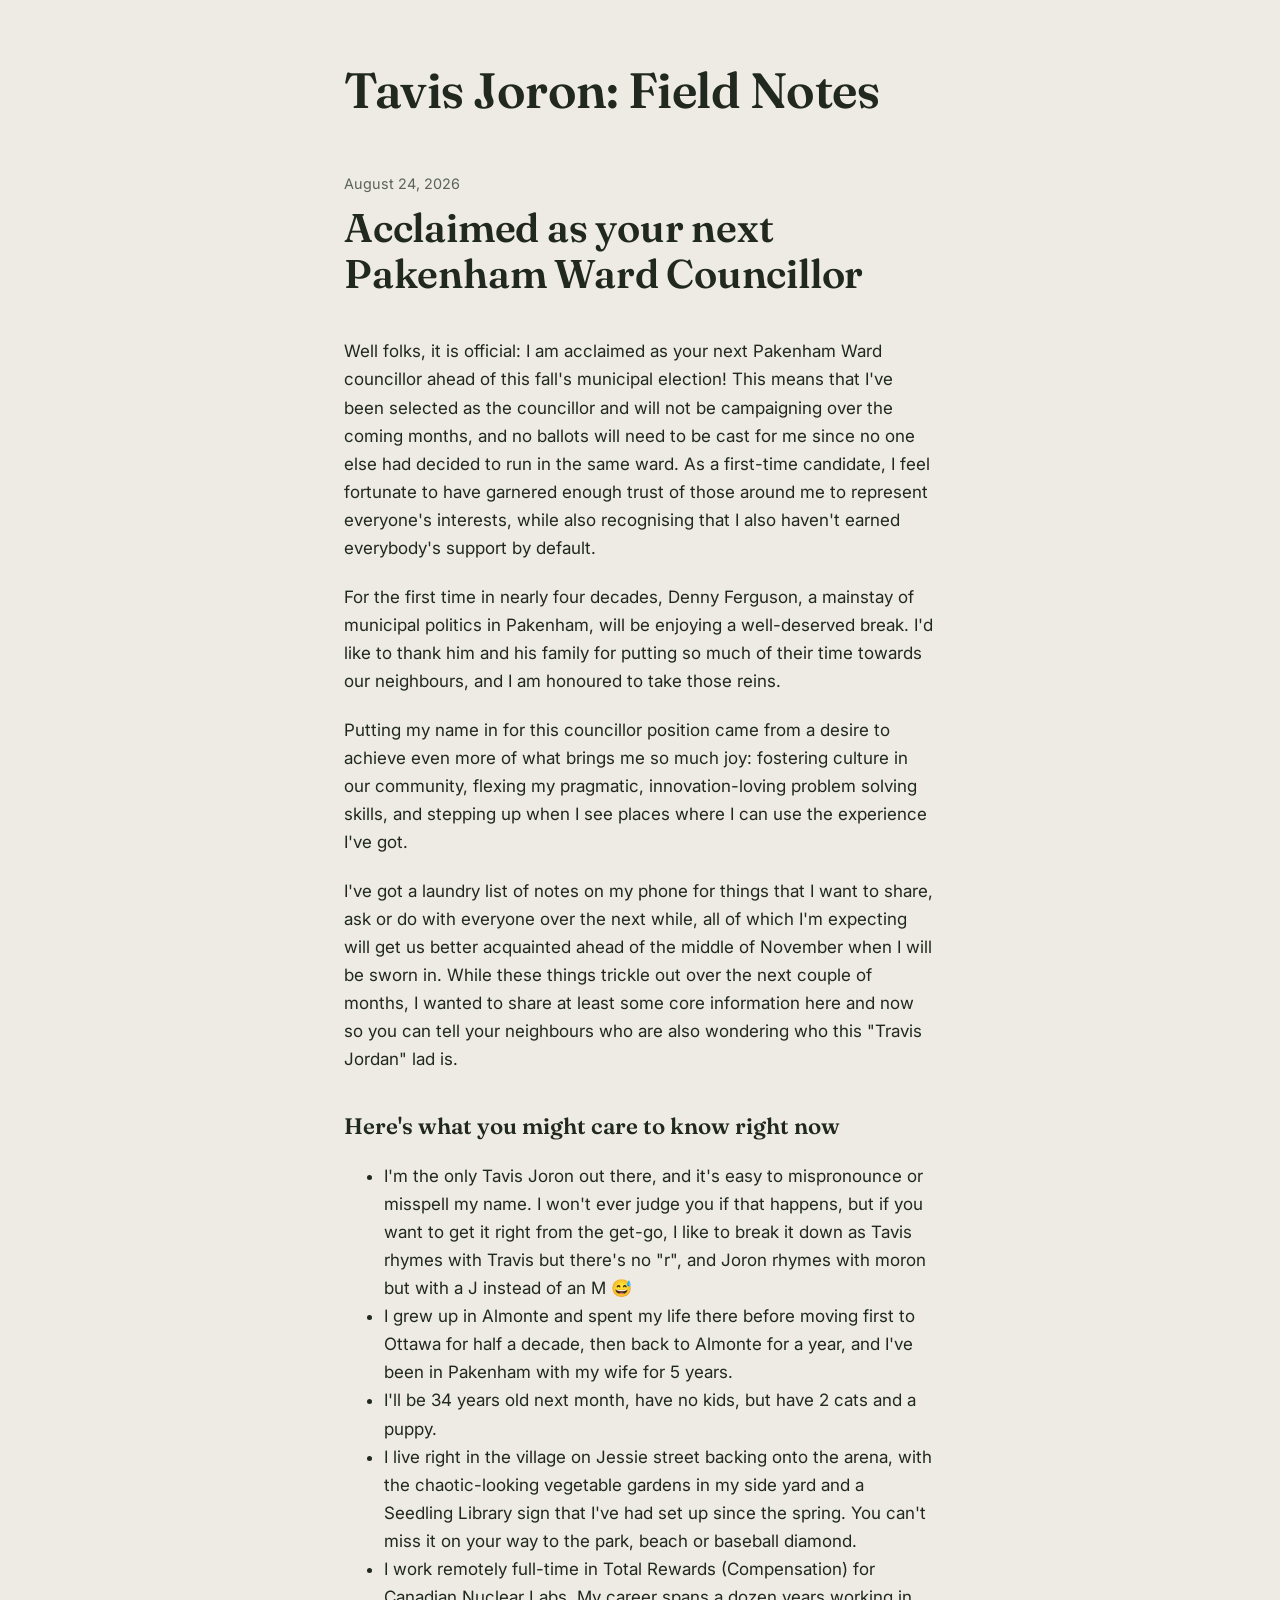
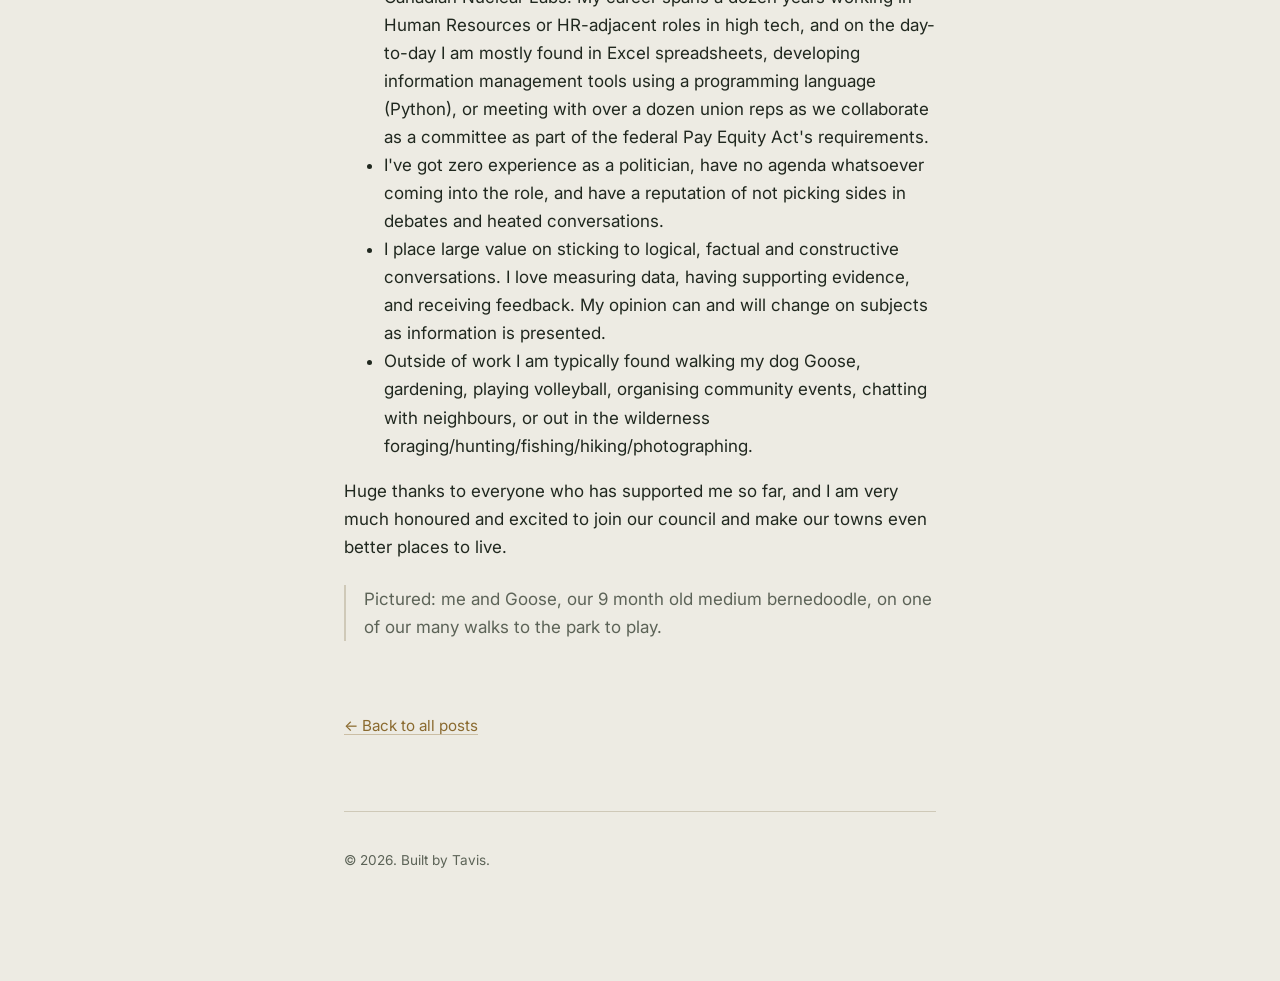
<file: posts/councillor-acclaimed.html>
<!DOCTYPE html>
<html lang="en">
<head>
  <meta charset="UTF-8">
  <meta name="viewport" content="width=device-width, initial-scale=1.0">
  <title>Acclaimed as your next Pakenham Ward Councillor — Field Notes</title>
  <meta name="description" content="It's official — no ballots needed, and I'm honoured to take on the role this November.">
  <link rel="stylesheet" href="../styles.css">
  <script data-goatcounter="https://tavisjoron.goatcounter.com/count"
        async src="//gc.zgo.at/count.js"></script>
</head>

<body>
  <div class="wrap">
    <header class="masthead">
      <h1 class="masthead__title"><a href="../index.html">Tavis Joron: Field Notes</a></h1>
    </header>

    <article>
      <header class="post-header">
        <time datetime="2026-08-24">August 24, 2026</time>
        <h1>Acclaimed as your next Pakenham Ward Councillor</h1>
      </header>

      <div class="post-body">
        <p>
          Well folks, it is official: I am acclaimed as your next Pakenham
          Ward councillor ahead of this fall's municipal election! This means
          that I've been selected as the councillor and will not be
          campaigning over the coming months, and no ballots will need to be
          cast for me since no one else had decided to run in the same ward.
          As a first-time candidate, I feel fortunate to have garnered enough
          trust of those around me to represent everyone's interests, while
          also recognising that I also haven't earned everybody's support by
          default.
        </p>

        <p>
          For the first time in nearly four decades, Denny Ferguson, a
          mainstay of municipal politics in Pakenham, will be enjoying a
          well-deserved break. I'd like to thank him and his family for
          putting so much of their time towards our neighbours, and I am
          honoured to take those reins.
        </p>

        <p>
          Putting my name in for this councillor position came from a desire
          to achieve even more of what brings me so much joy: fostering
          culture in our community, flexing my pragmatic, innovation-loving
          problem solving skills, and stepping up when I see places where I
          can use the experience I've got.
        </p>

        <p>
          I've got a laundry list of notes on my phone for things that I want
          to share, ask or do with everyone over the next while, all of which
          I'm expecting will get us better acquainted ahead of the middle of
          November when I will be sworn in. While these things trickle out
          over the next couple of months, I wanted to share at least some
          core information here and now so you can tell your neighbours who
          are also wondering who this "Travis Jordan" lad is.
        </p>

        <h2>Here's what you might care to know right now</h2>
        <ul>
          <li>
            I'm the only Tavis Joron out there, and it's easy to mispronounce
            or misspell my name. I won't ever judge you if that happens, but
            if you want to get it right from the get-go, I like to break it
            down as Tavis rhymes with Travis but there's no "r", and Joron
            rhymes with moron but with a J instead of an M 😅
          </li>
          <li>
            I grew up in Almonte and spent my life there before moving first
            to Ottawa for half a decade, then back to Almonte for a year, and
            I've been in Pakenham with my wife for 5 years.
          </li>
          <li>
            I'll be 34 years old next month, have no kids, but have 2 cats
            and a puppy.
          </li>
          <li>
            I live right in the village on Jessie street backing onto the
            arena, with the chaotic-looking vegetable gardens in my side yard
            and a Seedling Library sign that I've had set up since the
            spring. You can't miss it on your way to the park, beach or
            baseball diamond.
          </li>
          <li>
            I work remotely full-time in Total Rewards (Compensation) for
            Canadian Nuclear Labs. My career spans a dozen years working in
            Human Resources or HR-adjacent roles in high tech, and on the
            day-to-day I am mostly found in Excel spreadsheets, developing
            information management tools using a programming language
            (Python), or meeting with over a dozen union reps as we
            collaborate as a committee as part of the federal Pay Equity
            Act's requirements.
          </li>
          <li>
            I've got zero experience as a politician, have no agenda
            whatsoever coming into the role, and have a reputation of not
            picking sides in debates and heated conversations.
          </li>
          <li>
            I place large value on sticking to logical, factual and
            constructive conversations. I love measuring data, having
            supporting evidence, and receiving feedback. My opinion can and
            will change on subjects as information is presented.
          </li>
          <li>
            Outside of work I am typically found walking my dog Goose,
            gardening, playing volleyball, organising community events,
            chatting with neighbours, or out in the wilderness
            foraging/hunting/fishing/hiking/photographing.
          </li>
        </ul>

        <p>
          Huge thanks to everyone who has supported me so far, and I am very
          much honoured and excited to join our council and make our towns
          even better places to live.
        </p>

        <blockquote>
          Pictured: me and Goose, our 9 month old medium bernedoodle, on one
          of our many walks to the park to play.
        </blockquote>
      </div>

      <a class="back-link" href="../index.html">&larr; Back to all posts</a>
    </article>

    <footer class="site-footer">
      <p>&copy; 2026. Built by Tavis.</p>
    </footer>
  </div>
</body>
</html
</file>
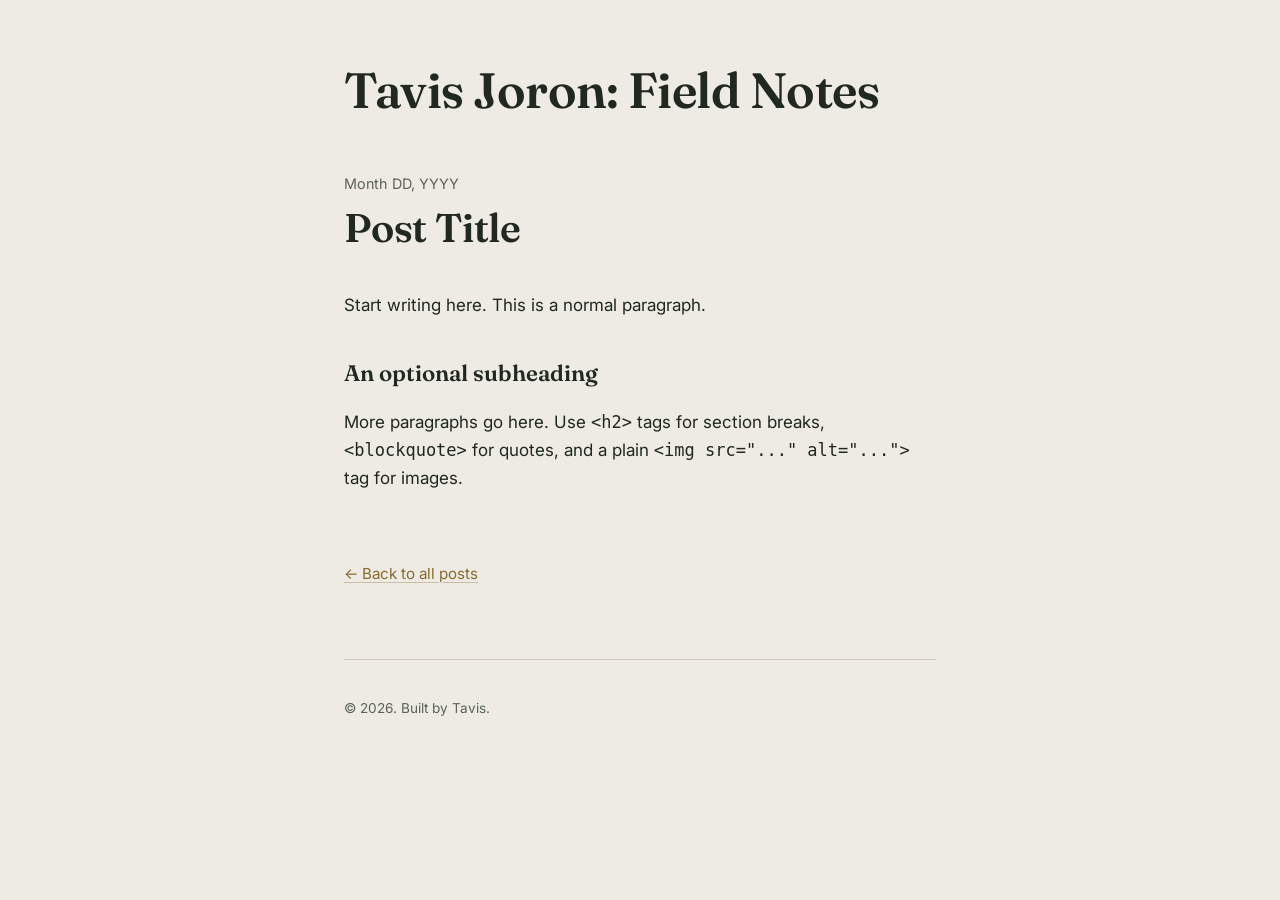
<file: posts/post-template.html>
<!DOCTYPE html>
<html lang="en">
<head>
  <meta charset="UTF-8">
  <meta name="viewport" content="width=device-width, initial-scale=1.0">
  <title>Post Title — Field Notes</title>
  <meta name="description" content="One-line summary of the post.">
  <link rel="stylesheet" href="../styles.css">
  <script data-goatcounter="https://tavisjoron.goatcounter.com/count"
        async src="//gc.zgo.at/count.js"></script>
</head>

<body>
  <div class="wrap">
    <header class="masthead">
      <h1 class="masthead__title"><a href="../index.html">Tavis Joron: Field Notes</a></h1>
    </header>

    <article>
      <header class="post-header">
        <time datetime="YYYY-MM-DD">Month DD, YYYY</time>
        <h1>Post Title</h1>
      </header>

      <div class="post-body">
        <p>
          Start writing here. This is a normal paragraph.
        </p>

        <h2>An optional subheading</h2>
        <p>
          More paragraphs go here. Use <code>&lt;h2&gt;</code> tags for section
          breaks, <code>&lt;blockquote&gt;</code> for quotes, and a plain
          <code>&lt;img src="..." alt="..."&gt;</code> tag for images.
        </p>
      </div>

      <a class="back-link" href="../index.html">&larr; Back to all posts</a>
    </article>

    <footer class="site-footer">
      <p>&copy; 2026. Built by Tavis.</p>
    </footer>
  </div>
</body>
</html>
</file>
<file: styles.css>
/* ---------------------------------------------------
   Blog stylesheet
   Palette:
     --paper   #EDEBE3  page background (cool stone, not cream)
     --ink     #20281F  primary text (green-black)
     --muted   #5C6357  secondary text (dates, meta)
     --accent  #8A6A2F  links, small accents (ochre)
     --line    #CFC9B8  hairline dividers
   Type:
     Display/headings — 'Fraunces' (serif)
     Body/UI          — 'Inter' (sans)
--------------------------------------------------- */

@import url('https://fonts.googleapis.com/css2?family=Fraunces:opsz,wght@9..144,400;9..144,500;9..144,600&family=Inter:wght@400;500&display=swap');

:root {
  --paper: #EDEBE3;
  --ink: #20281F;
  --muted: #5C6357;
  --accent: #8A6A2F;
  --line: #CFC9B8;
  --max-width: 640px;
}

* {
  box-sizing: border-box;
}

html {
  -webkit-text-size-adjust: 100%;
}

body {
  margin: 0;
  background: var(--paper);
  color: var(--ink);
  font-family: 'Inter', -apple-system, BlinkMacSystemFont, 'Segoe UI', sans-serif;
  font-size: 17px;
  line-height: 1.65;
  -webkit-font-smoothing: antialiased;
}

.wrap {
  max-width: var(--max-width);
  margin: 0 auto;
  padding: 4rem 1.5rem 6rem;
}

a {
  color: var(--accent);
  text-decoration: underline;
  text-decoration-color: rgba(138, 106, 47, 0.35);
  text-underline-offset: 3px;
  transition: text-decoration-color 0.15s ease;
}

a:hover,
a:focus-visible {
  text-decoration-color: var(--accent);
}

a:focus-visible,
button:focus-visible {
  outline: 2px solid var(--accent);
  outline-offset: 3px;
}

/* Masthead */

.masthead {
  margin-bottom: 3.5rem;
}

.masthead__title {
  font-family: 'Fraunces', serif;
  font-optical-sizing: auto;
  font-weight: 600;
  font-size: clamp(2.4rem, 6vw, 3.1rem);
  line-height: 1.05;
  letter-spacing: -0.01em;
  margin: 0 0 0.5rem;
}

.masthead__title a {
  color: var(--ink);
  text-decoration: none;
}

.masthead__tagline {
  margin: 0;
  color: var(--muted);
  font-size: 1.02rem;
  max-width: 34ch;
}

/* Post list */

.post-list {
  list-style: none;
  margin: 0;
  padding: 0;
}

.post-list li {
  padding: 1.9rem 0;
  border-top: 1px solid var(--line);
}

.post-list li:last-child {
  border-bottom: 1px solid var(--line);
}

.post-list time {
  display: block;
  color: var(--muted);
  font-size: 0.88rem;
  margin-bottom: 0.35rem;
}

.post-list h2 {
  font-family: 'Fraunces', serif;
  font-weight: 500;
  font-size: 1.5rem;
  line-height: 1.3;
  margin: 0 0 0.5rem;
}

.post-list h2 a {
  color: var(--ink);
  text-decoration: none;
}

.post-list h2 a:hover,
.post-list h2 a:focus-visible {
  color: var(--accent);
}

.post-list p {
  margin: 0;
  color: var(--ink);
  max-width: 58ch;
}

.empty-note {
  color: var(--muted);
  font-style: italic;
}

/* Single post */

.post-header {
  margin-bottom: 2.5rem;
}

.post-header time {
  display: block;
  color: var(--muted);
  font-size: 0.9rem;
  margin-bottom: 0.6rem;
}

.post-header h1 {
  font-family: 'Fraunces', serif;
  font-weight: 600;
  font-size: clamp(1.9rem, 5vw, 2.5rem);
  line-height: 1.15;
  letter-spacing: -0.005em;
  margin: 0;
}

.post-body {
  max-width: 66ch;
}

.post-body p {
  margin: 0 0 1.3rem;
}

.post-body h2 {
  font-family: 'Fraunces', serif;
  font-weight: 600;
  font-size: 1.4rem;
  margin: 2.2rem 0 1rem;
}

.post-body img {
  max-width: 100%;
  height: auto;
  border-radius: 2px;
  margin: 1.5rem 0;
}

.post-body blockquote {
  margin: 1.5rem 0;
  padding-left: 1.1rem;
  border-left: 2px solid var(--line);
  color: var(--muted);
}

.back-link {
  display: inline-block;
  margin-top: 3rem;
  font-size: 0.95rem;
}

/* Footer */

.site-footer {
  margin-top: 4.5rem;
  padding-top: 1.5rem;
  border-top: 1px solid var(--line);
  color: var(--muted);
  font-size: 0.85rem;
}

@media (max-width: 480px) {
  .wrap {
    padding: 2.75rem 1.25rem 4rem;
  }
}
</file>
